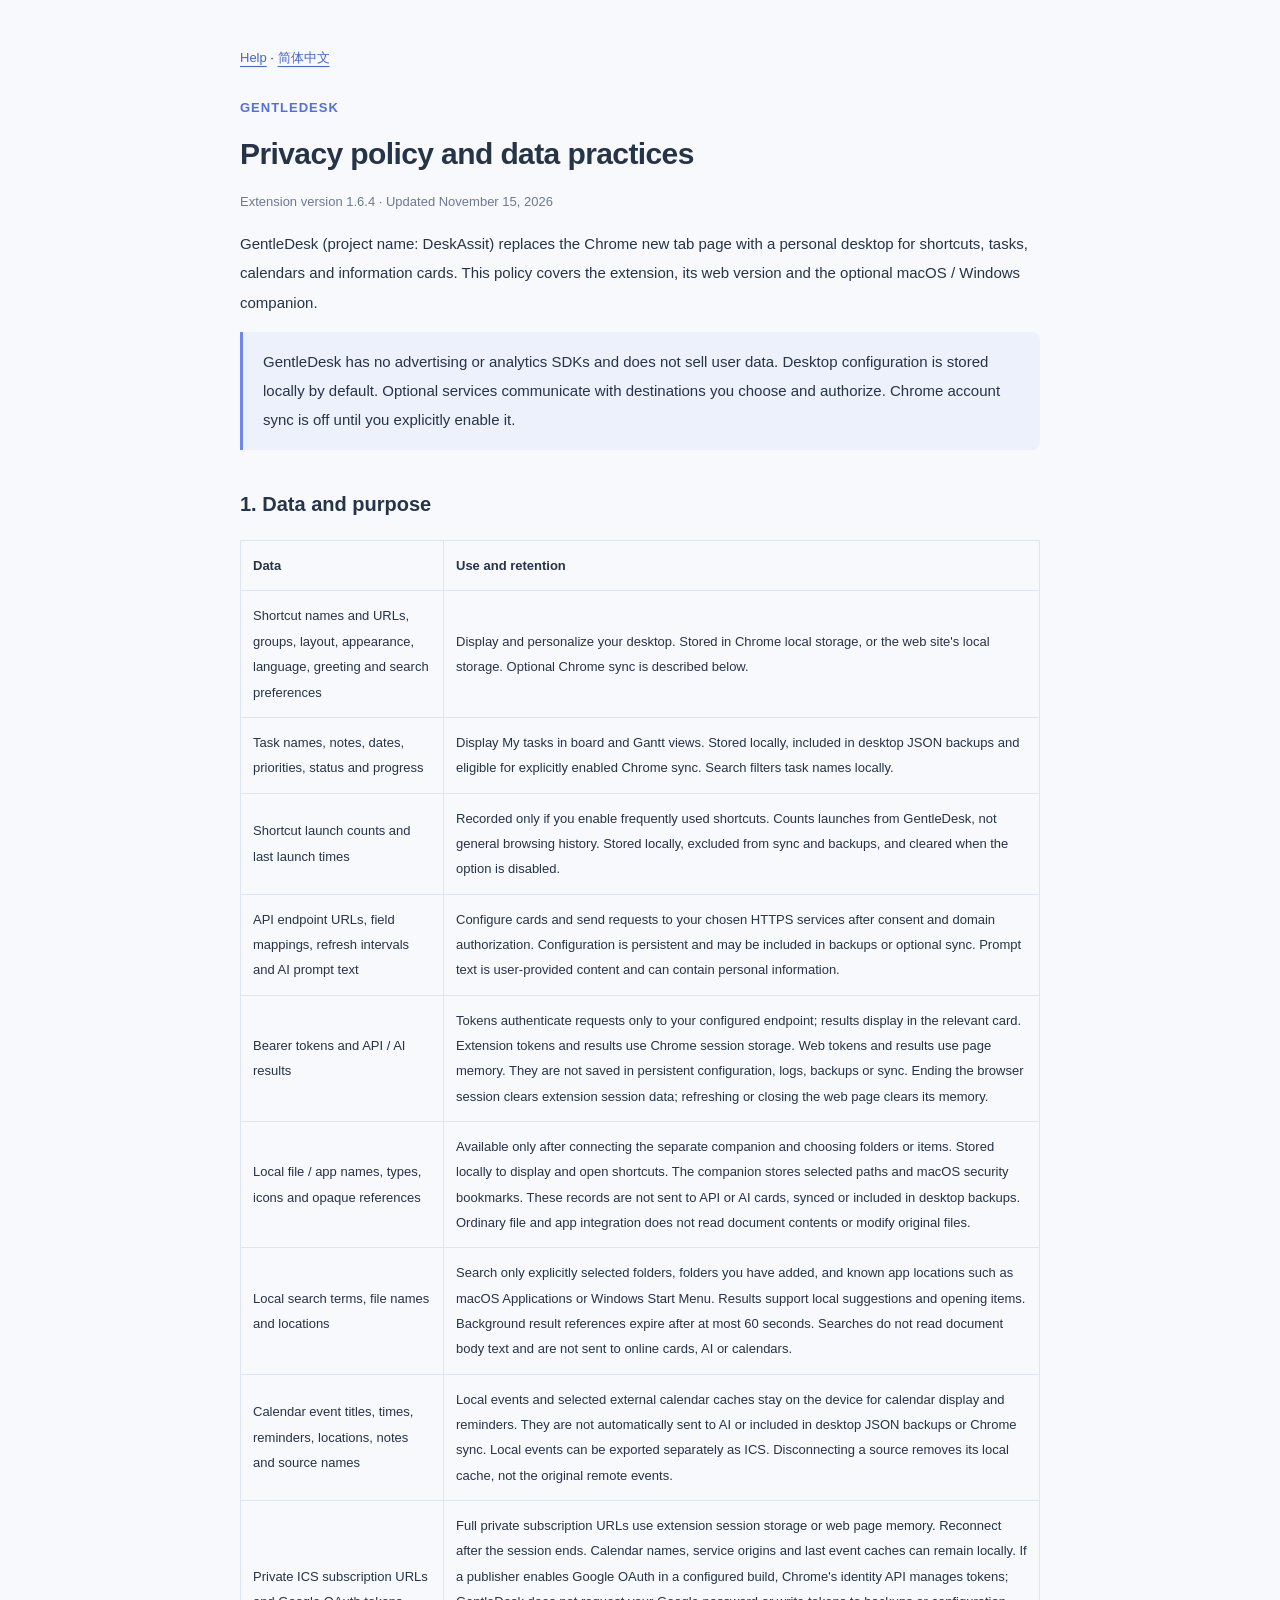
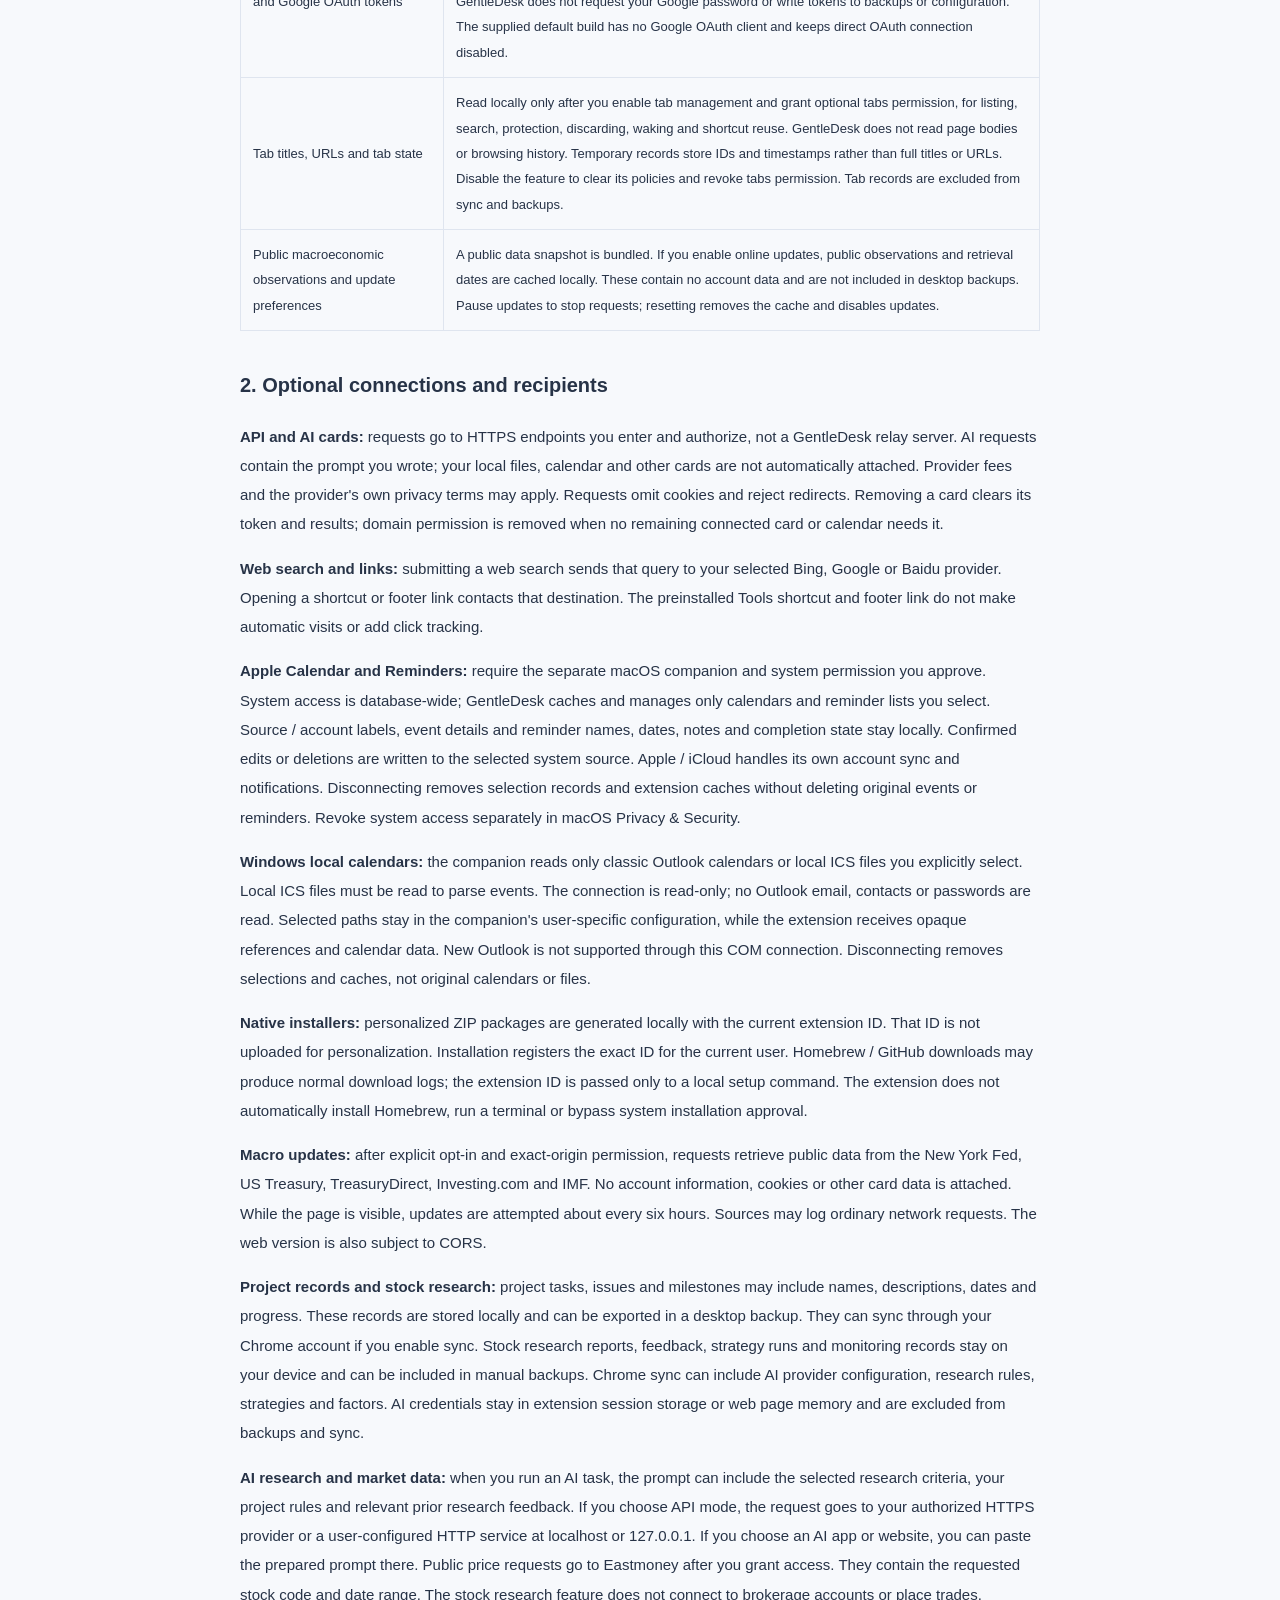
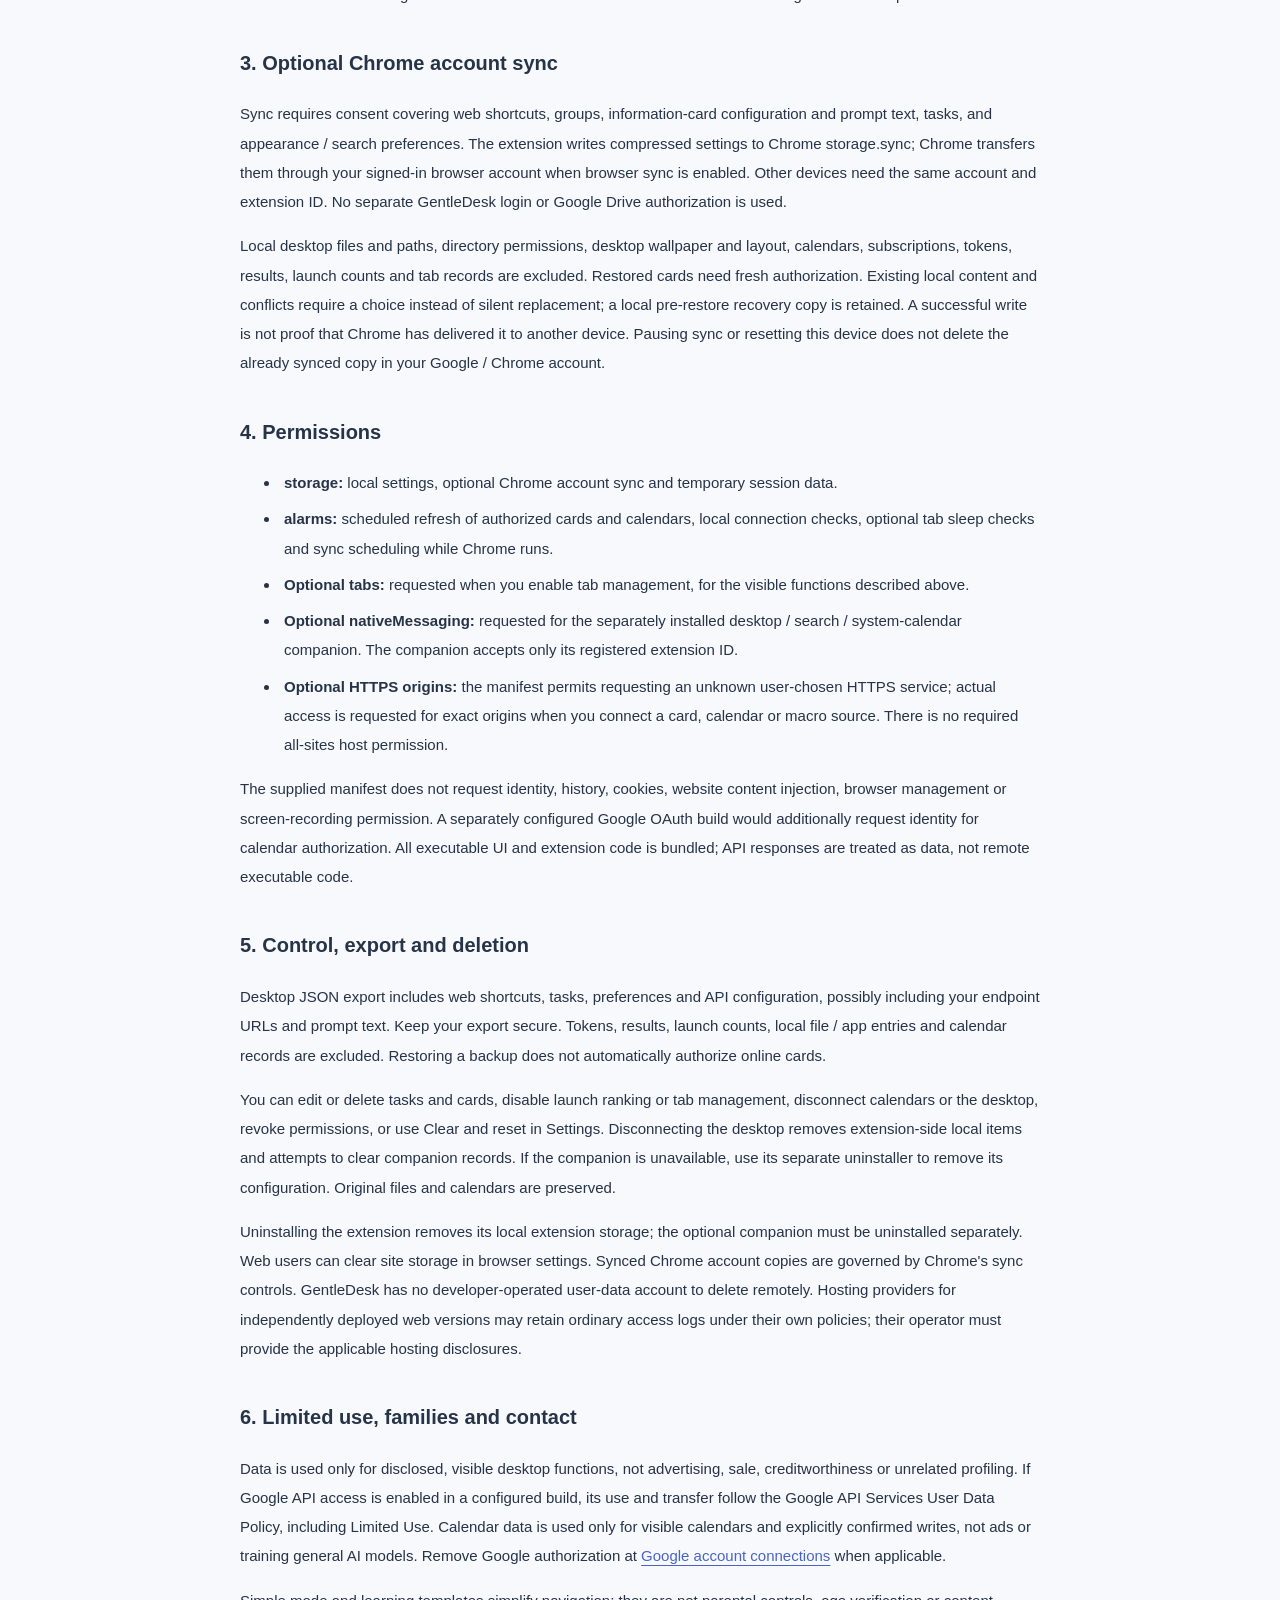
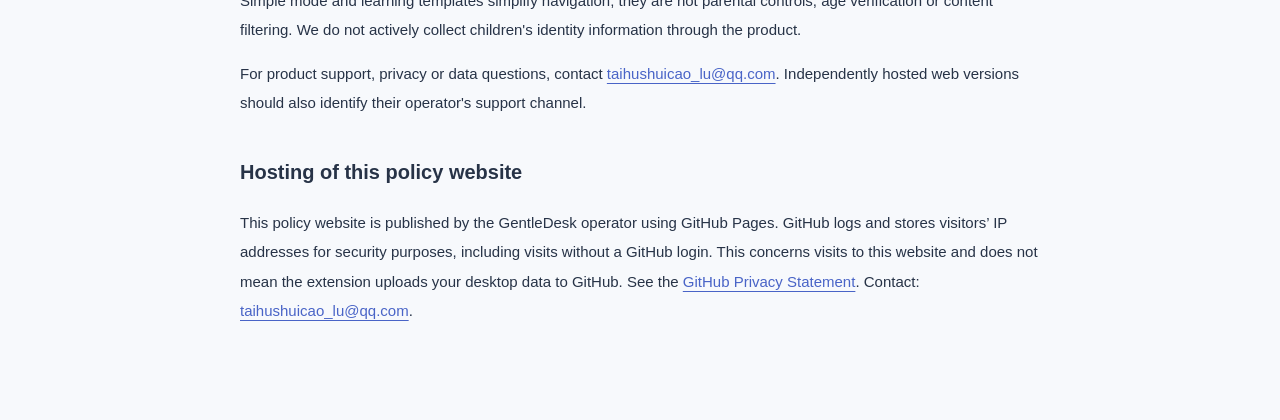
<file: index.html>
<!doctype html><html lang="en"><head><meta charset="utf-8"><meta name="viewport" content="width=device-width,initial-scale=1"><meta http-equiv="refresh" content="0;url=privacy.en.html"><title>GentleDesk Privacy</title></head><body><a href="privacy.en.html">Privacy policy</a> · <a href="privacy.html">隐私政策</a></body></html>
</file>
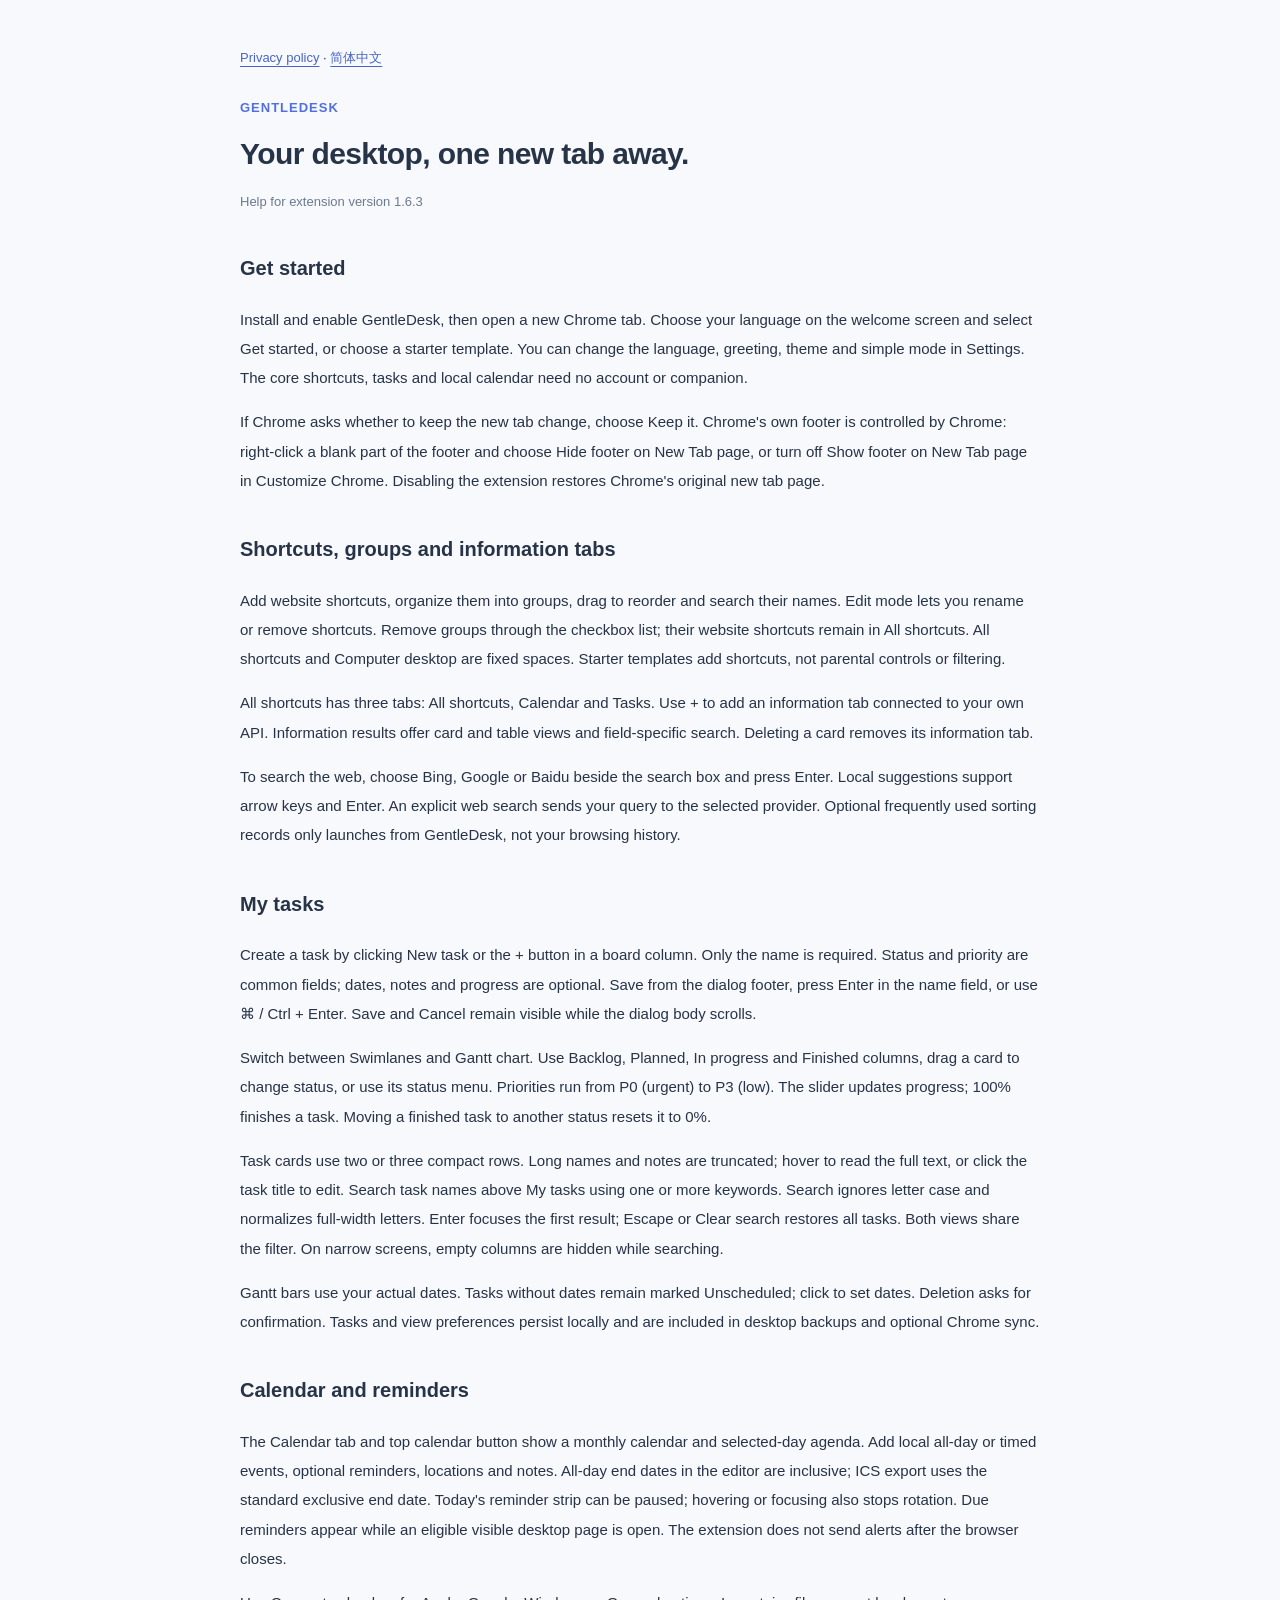
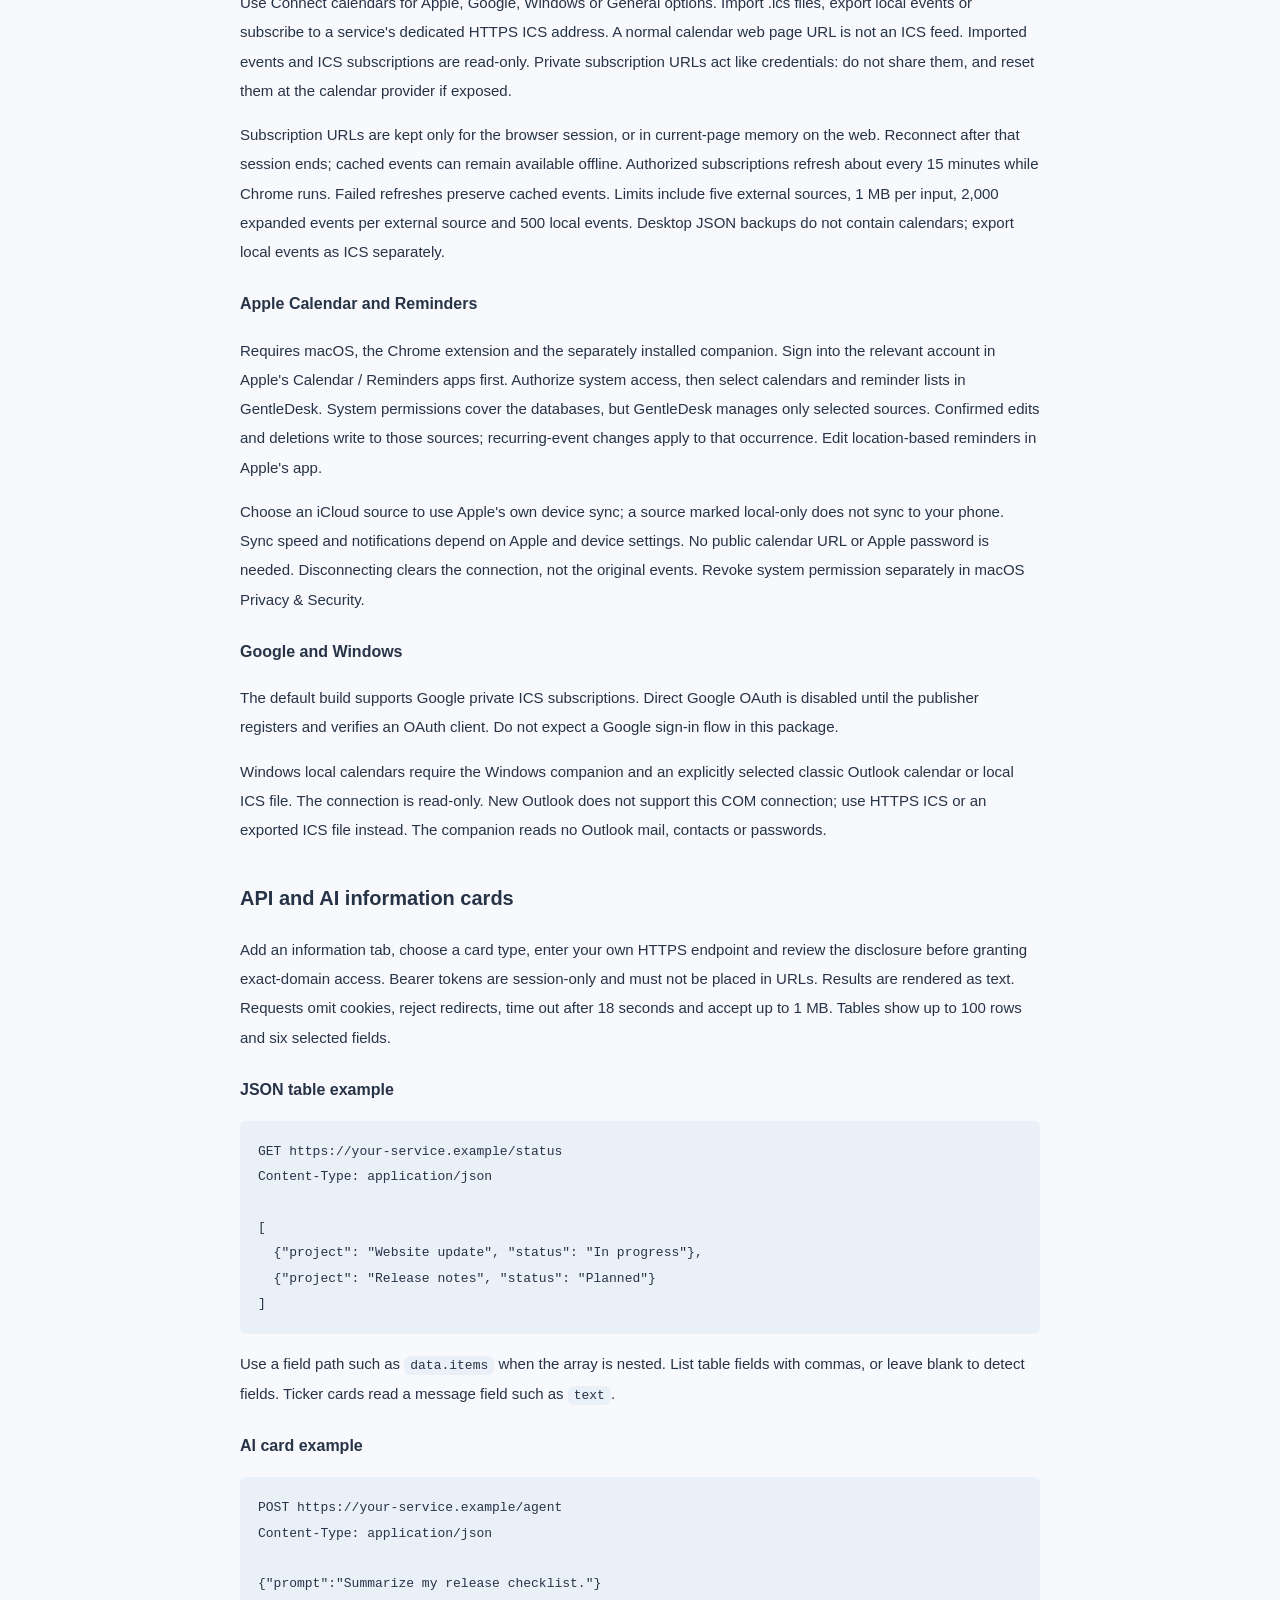
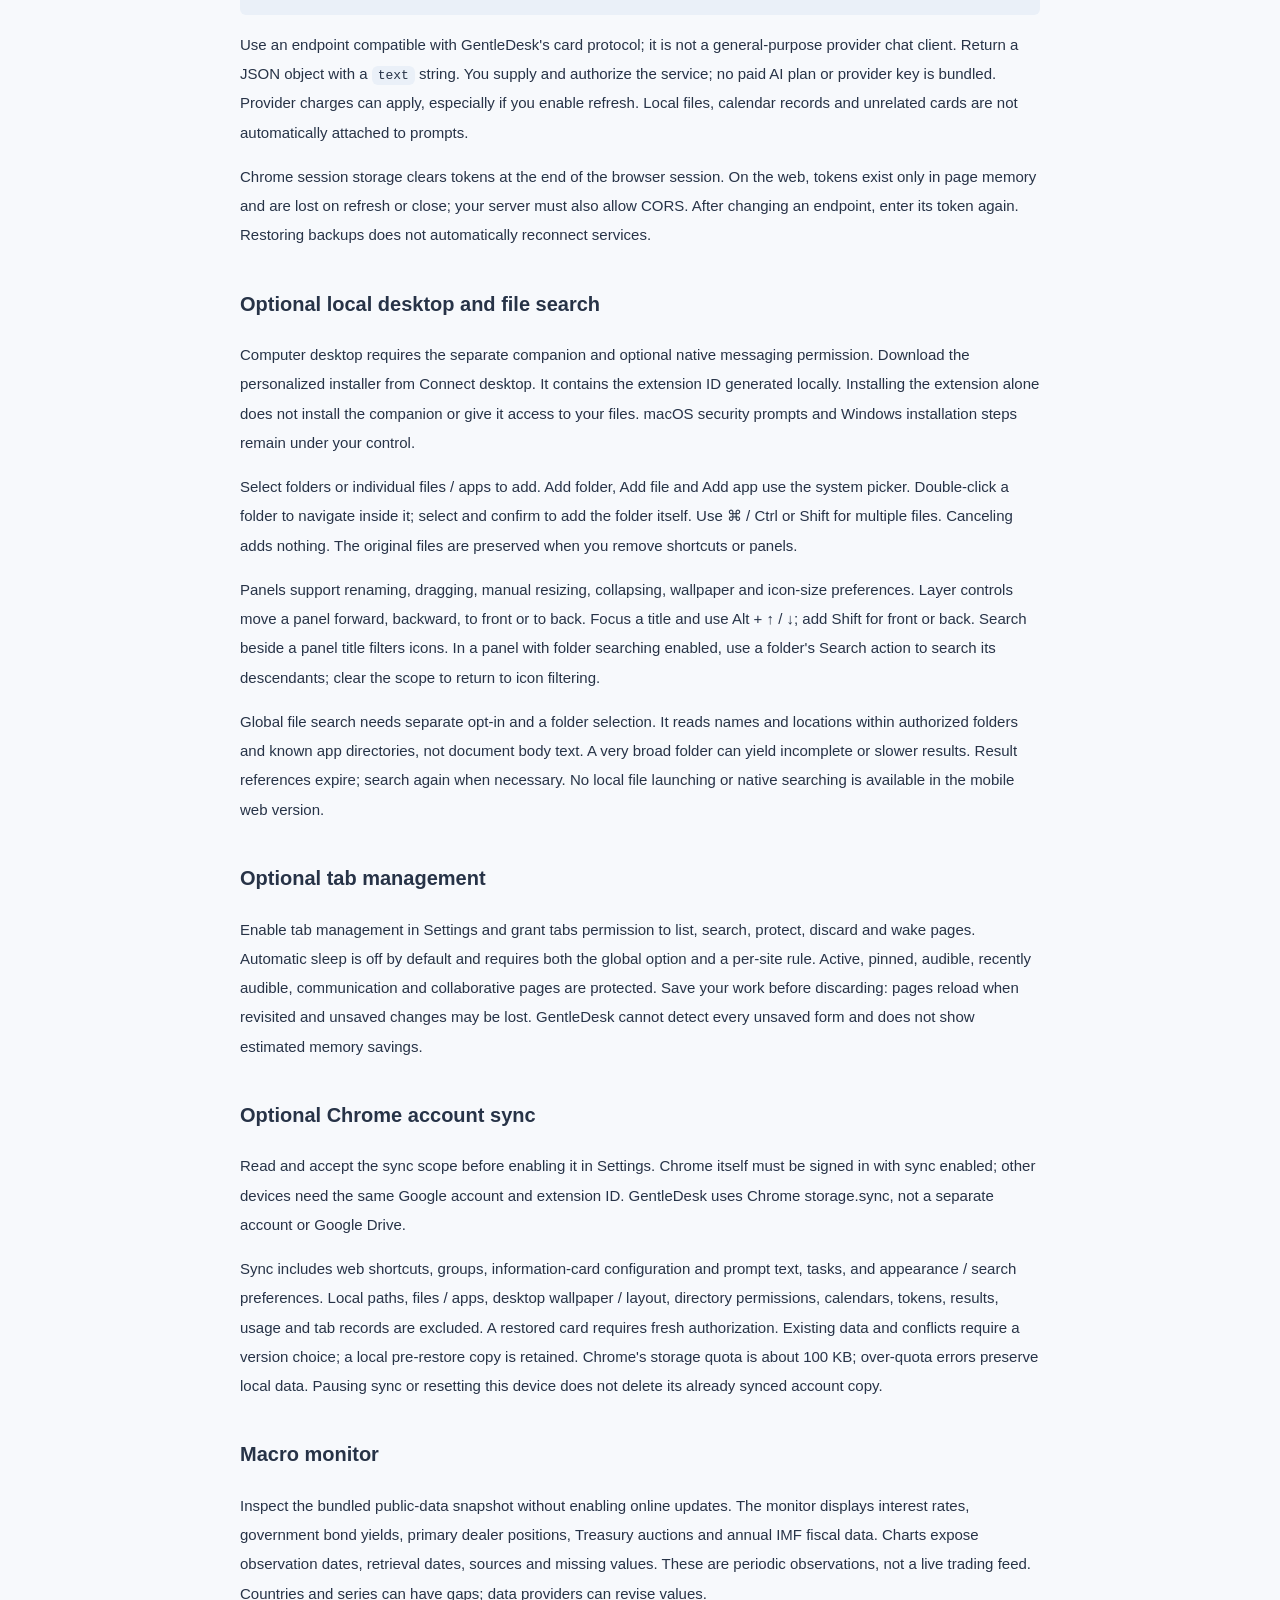
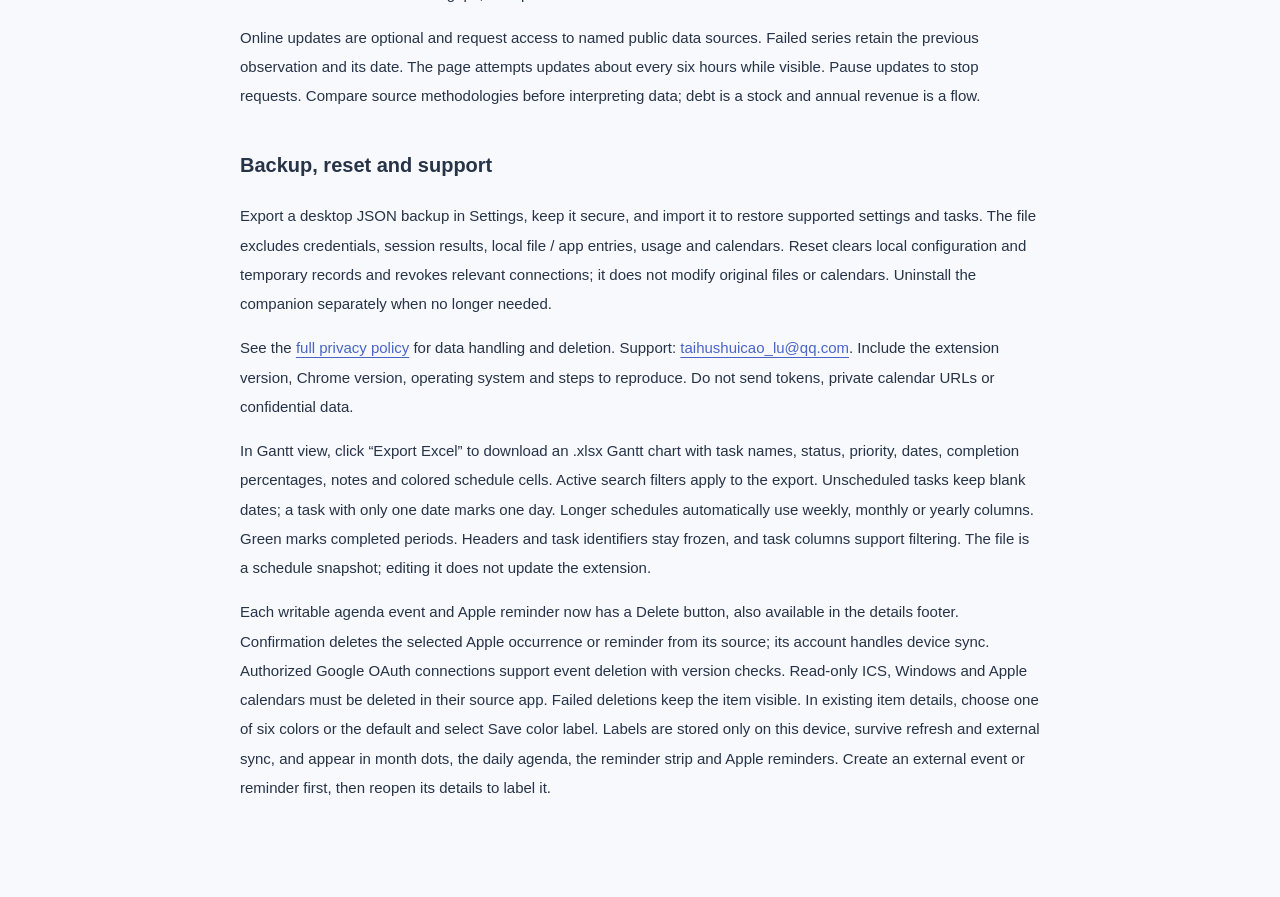
<file: help.en.html>
<!doctype html>
<html lang="en"><head><meta charset="utf-8"><meta name="viewport" content="width=device-width, initial-scale=1"><title>Help · GentleDesk</title><link rel="stylesheet" href="legal.css"></head><body>
<nav><a href="privacy.en.html">Privacy policy</a> · <a href="help.html" lang="zh-CN">简体中文</a></nav>
<div class="brand">GENTLEDESK</div><h1>Your desktop, one new tab away.</h1><p class="subtitle">Help for extension version 1.6.3</p>
<h2 id="getting-started">Get started</h2><p>Install and enable GentleDesk, then open a new Chrome tab. Choose your language on the welcome screen and select Get started, or choose a starter template. You can change the language, greeting, theme and simple mode in Settings. The core shortcuts, tasks and local calendar need no account or companion.</p><p>If Chrome asks whether to keep the new tab change, choose Keep it. Chrome's own footer is controlled by Chrome: right-click a blank part of the footer and choose Hide footer on New Tab page, or turn off Show footer on New Tab page in Customize Chrome. Disabling the extension restores Chrome's original new tab page.</p>
<h2 id="shortcuts">Shortcuts, groups and information tabs</h2><p>Add website shortcuts, organize them into groups, drag to reorder and search their names. Edit mode lets you rename or remove shortcuts. Remove groups through the checkbox list; their website shortcuts remain in All shortcuts. All shortcuts and Computer desktop are fixed spaces. Starter templates add shortcuts, not parental controls or filtering.</p><p>All shortcuts has three tabs: All shortcuts, Calendar and Tasks. Use + to add an information tab connected to your own API. Information results offer card and table views and field-specific search. Deleting a card removes its information tab.</p><p>To search the web, choose Bing, Google or Baidu beside the search box and press Enter. Local suggestions support arrow keys and Enter. An explicit web search sends your query to the selected provider. Optional frequently used sorting records only launches from GentleDesk, not your browsing history.</p>
<h2 id="tasks">My tasks</h2><p>Create a task by clicking New task or the + button in a board column. Only the name is required. Status and priority are common fields; dates, notes and progress are optional. Save from the dialog footer, press Enter in the name field, or use ⌘ / Ctrl + Enter. Save and Cancel remain visible while the dialog body scrolls.</p><p>Switch between Swimlanes and Gantt chart. Use Backlog, Planned, In progress and Finished columns, drag a card to change status, or use its status menu. Priorities run from P0 (urgent) to P3 (low). The slider updates progress; 100% finishes a task. Moving a finished task to another status resets it to 0%.</p><p>Task cards use two or three compact rows. Long names and notes are truncated; hover to read the full text, or click the task title to edit. Search task names above My tasks using one or more keywords. Search ignores letter case and normalizes full-width letters. Enter focuses the first result; Escape or Clear search restores all tasks. Both views share the filter. On narrow screens, empty columns are hidden while searching.</p><p>Gantt bars use your actual dates. Tasks without dates remain marked Unscheduled; click to set dates. Deletion asks for confirmation. Tasks and view preferences persist locally and are included in desktop backups and optional Chrome sync.</p>
<h2 id="calendar">Calendar and reminders</h2><p>The Calendar tab and top calendar button show a monthly calendar and selected-day agenda. Add local all-day or timed events, optional reminders, locations and notes. All-day end dates in the editor are inclusive; ICS export uses the standard exclusive end date. Today's reminder strip can be paused; hovering or focusing also stops rotation. Due reminders appear while an eligible visible desktop page is open. The extension does not send alerts after the browser closes.</p><p>Use Connect calendars for Apple, Google, Windows or General options. Import .ics files, export local events or subscribe to a service's dedicated HTTPS ICS address. A normal calendar web page URL is not an ICS feed. Imported events and ICS subscriptions are read-only. Private subscription URLs act like credentials: do not share them, and reset them at the calendar provider if exposed.</p><p>Subscription URLs are kept only for the browser session, or in current-page memory on the web. Reconnect after that session ends; cached events can remain available offline. Authorized subscriptions refresh about every 15 minutes while Chrome runs. Failed refreshes preserve cached events. Limits include five external sources, 1 MB per input, 2,000 expanded events per external source and 500 local events. Desktop JSON backups do not contain calendars; export local events as ICS separately.</p><h3>Apple Calendar and Reminders</h3><p>Requires macOS, the Chrome extension and the separately installed companion. Sign into the relevant account in Apple's Calendar / Reminders apps first. Authorize system access, then select calendars and reminder lists in GentleDesk. System permissions cover the databases, but GentleDesk manages only selected sources. Confirmed edits and deletions write to those sources; recurring-event changes apply to that occurrence. Edit location-based reminders in Apple's app.</p><p>Choose an iCloud source to use Apple's own device sync; a source marked local-only does not sync to your phone. Sync speed and notifications depend on Apple and device settings. No public calendar URL or Apple password is needed. Disconnecting clears the connection, not the original events. Revoke system permission separately in macOS Privacy &amp; Security.</p><h3>Google and Windows</h3><p>The default build supports Google private ICS subscriptions. Direct Google OAuth is disabled until the publisher registers and verifies an OAuth client. Do not expect a Google sign-in flow in this package.</p><p>Windows local calendars require the Windows companion and an explicitly selected classic Outlook calendar or local ICS file. The connection is read-only. New Outlook does not support this COM connection; use HTTPS ICS or an exported ICS file instead. The companion reads no Outlook mail, contacts or passwords.</p>
<h2 id="api">API and AI information cards</h2><p>Add an information tab, choose a card type, enter your own HTTPS endpoint and review the disclosure before granting exact-domain access. Bearer tokens are session-only and must not be placed in URLs. Results are rendered as text. Requests omit cookies, reject redirects, time out after 18 seconds and accept up to 1 MB. Tables show up to 100 rows and six selected fields.</p><h3>JSON table example</h3><pre>GET https://your-service.example/status
Content-Type: application/json

[
  {"project": "Website update", "status": "In progress"},
  {"project": "Release notes", "status": "Planned"}
]</pre><p>Use a field path such as <code>data.items</code> when the array is nested. List table fields with commas, or leave blank to detect fields. Ticker cards read a message field such as <code>text</code>.</p><h3>AI card example</h3><pre>POST https://your-service.example/agent
Content-Type: application/json

{"prompt":"Summarize my release checklist."}</pre><p>Use an endpoint compatible with GentleDesk's card protocol; it is not a general-purpose provider chat client. Return a JSON object with a <code>text</code> string. You supply and authorize the service; no paid AI plan or provider key is bundled. Provider charges can apply, especially if you enable refresh. Local files, calendar records and unrelated cards are not automatically attached to prompts.</p><p>Chrome session storage clears tokens at the end of the browser session. On the web, tokens exist only in page memory and are lost on refresh or close; your server must also allow CORS. After changing an endpoint, enter its token again. Restoring backups does not automatically reconnect services.</p>
<h2 id="desktop">Optional local desktop and file search</h2><p>Computer desktop requires the separate companion and optional native messaging permission. Download the personalized installer from Connect desktop. It contains the extension ID generated locally. Installing the extension alone does not install the companion or give it access to your files. macOS security prompts and Windows installation steps remain under your control.</p><p>Select folders or individual files / apps to add. Add folder, Add file and Add app use the system picker. Double-click a folder to navigate inside it; select and confirm to add the folder itself. Use ⌘ / Ctrl or Shift for multiple files. Canceling adds nothing. The original files are preserved when you remove shortcuts or panels.</p><p>Panels support renaming, dragging, manual resizing, collapsing, wallpaper and icon-size preferences. Layer controls move a panel forward, backward, to front or to back. Focus a title and use Alt + ↑ / ↓; add Shift for front or back. Search beside a panel title filters icons. In a panel with folder searching enabled, use a folder's Search action to search its descendants; clear the scope to return to icon filtering.</p><p>Global file search needs separate opt-in and a folder selection. It reads names and locations within authorized folders and known app directories, not document body text. A very broad folder can yield incomplete or slower results. Result references expire; search again when necessary. No local file launching or native searching is available in the mobile web version.</p>
<h2 id="tabs">Optional tab management</h2><p>Enable tab management in Settings and grant tabs permission to list, search, protect, discard and wake pages. Automatic sleep is off by default and requires both the global option and a per-site rule. Active, pinned, audible, recently audible, communication and collaborative pages are protected. Save your work before discarding: pages reload when revisited and unsaved changes may be lost. GentleDesk cannot detect every unsaved form and does not show estimated memory savings.</p>
<h2 id="sync">Optional Chrome account sync</h2><p>Read and accept the sync scope before enabling it in Settings. Chrome itself must be signed in with sync enabled; other devices need the same Google account and extension ID. GentleDesk uses Chrome storage.sync, not a separate account or Google Drive.</p><p>Sync includes web shortcuts, groups, information-card configuration and prompt text, tasks, and appearance / search preferences. Local paths, files / apps, desktop wallpaper / layout, directory permissions, calendars, tokens, results, usage and tab records are excluded. A restored card requires fresh authorization. Existing data and conflicts require a version choice; a local pre-restore copy is retained. Chrome's storage quota is about 100 KB; over-quota errors preserve local data. Pausing sync or resetting this device does not delete its already synced account copy.</p>
<h2 id="macro">Macro monitor</h2><p>Inspect the bundled public-data snapshot without enabling online updates. The monitor displays interest rates, government bond yields, primary dealer positions, Treasury auctions and annual IMF fiscal data. Charts expose observation dates, retrieval dates, sources and missing values. These are periodic observations, not a live trading feed. Countries and series can have gaps; data providers can revise values.</p><p>Online updates are optional and request access to named public data sources. Failed series retain the previous observation and its date. The page attempts updates about every six hours while visible. Pause updates to stop requests. Compare source methodologies before interpreting data; debt is a stock and annual revenue is a flow.</p>
<h2 id="data">Backup, reset and support</h2><p>Export a desktop JSON backup in Settings, keep it secure, and import it to restore supported settings and tasks. The file excludes credentials, session results, local file / app entries, usage and calendars. Reset clears local configuration and temporary records and revokes relevant connections; it does not modify original files or calendars. Uninstall the companion separately when no longer needed.</p><p>See the <a href="privacy.en.html">full privacy policy</a> for data handling and deletion. Support: <a href="mailto:taihushuicao_lu@qq.com">taihushuicao_lu@qq.com</a>. Include the extension version, Chrome version, operating system and steps to reproduce. Do not send tokens, private calendar URLs or confidential data.</p>
<p>In Gantt view, click “Export Excel” to download an .xlsx Gantt chart with task names, status, priority, dates, completion percentages, notes and colored schedule cells. Active search filters apply to the export. Unscheduled tasks keep blank dates; a task with only one date marks one day. Longer schedules automatically use weekly, monthly or yearly columns. Green marks completed periods. Headers and task identifiers stay frozen, and task columns support filtering. The file is a schedule snapshot; editing it does not update the extension.</p><p>Each writable agenda event and Apple reminder now has a Delete button, also available in the details footer. Confirmation deletes the selected Apple occurrence or reminder from its source; its account handles device sync. Authorized Google OAuth connections support event deletion with version checks. Read-only ICS, Windows and Apple calendars must be deleted in their source app. Failed deletions keep the item visible. In existing item details, choose one of six colors or the default and select Save color label. Labels are stored only on this device, survive refresh and external sync, and appear in month dots, the daily agenda, the reminder strip and Apple reminders. Create an external event or reminder first, then reopen its details to label it.</p></body></html>
</file>
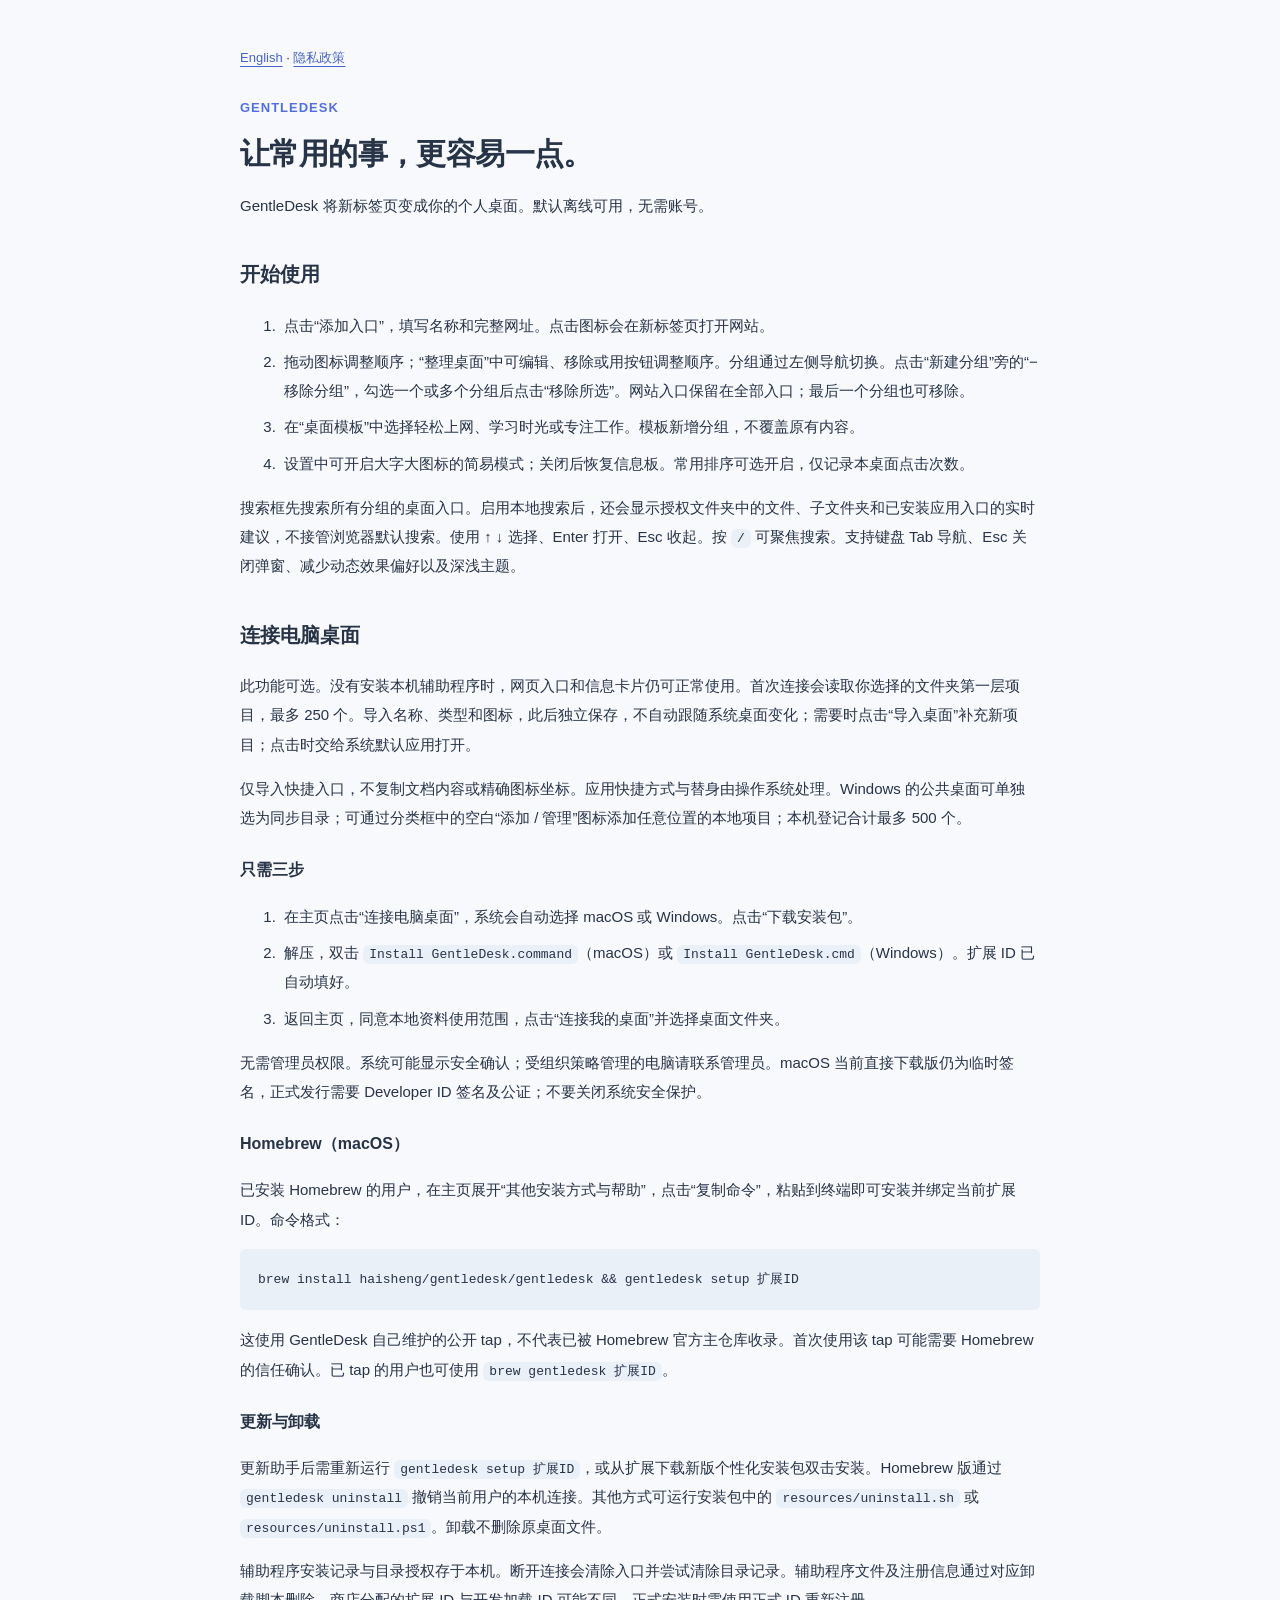
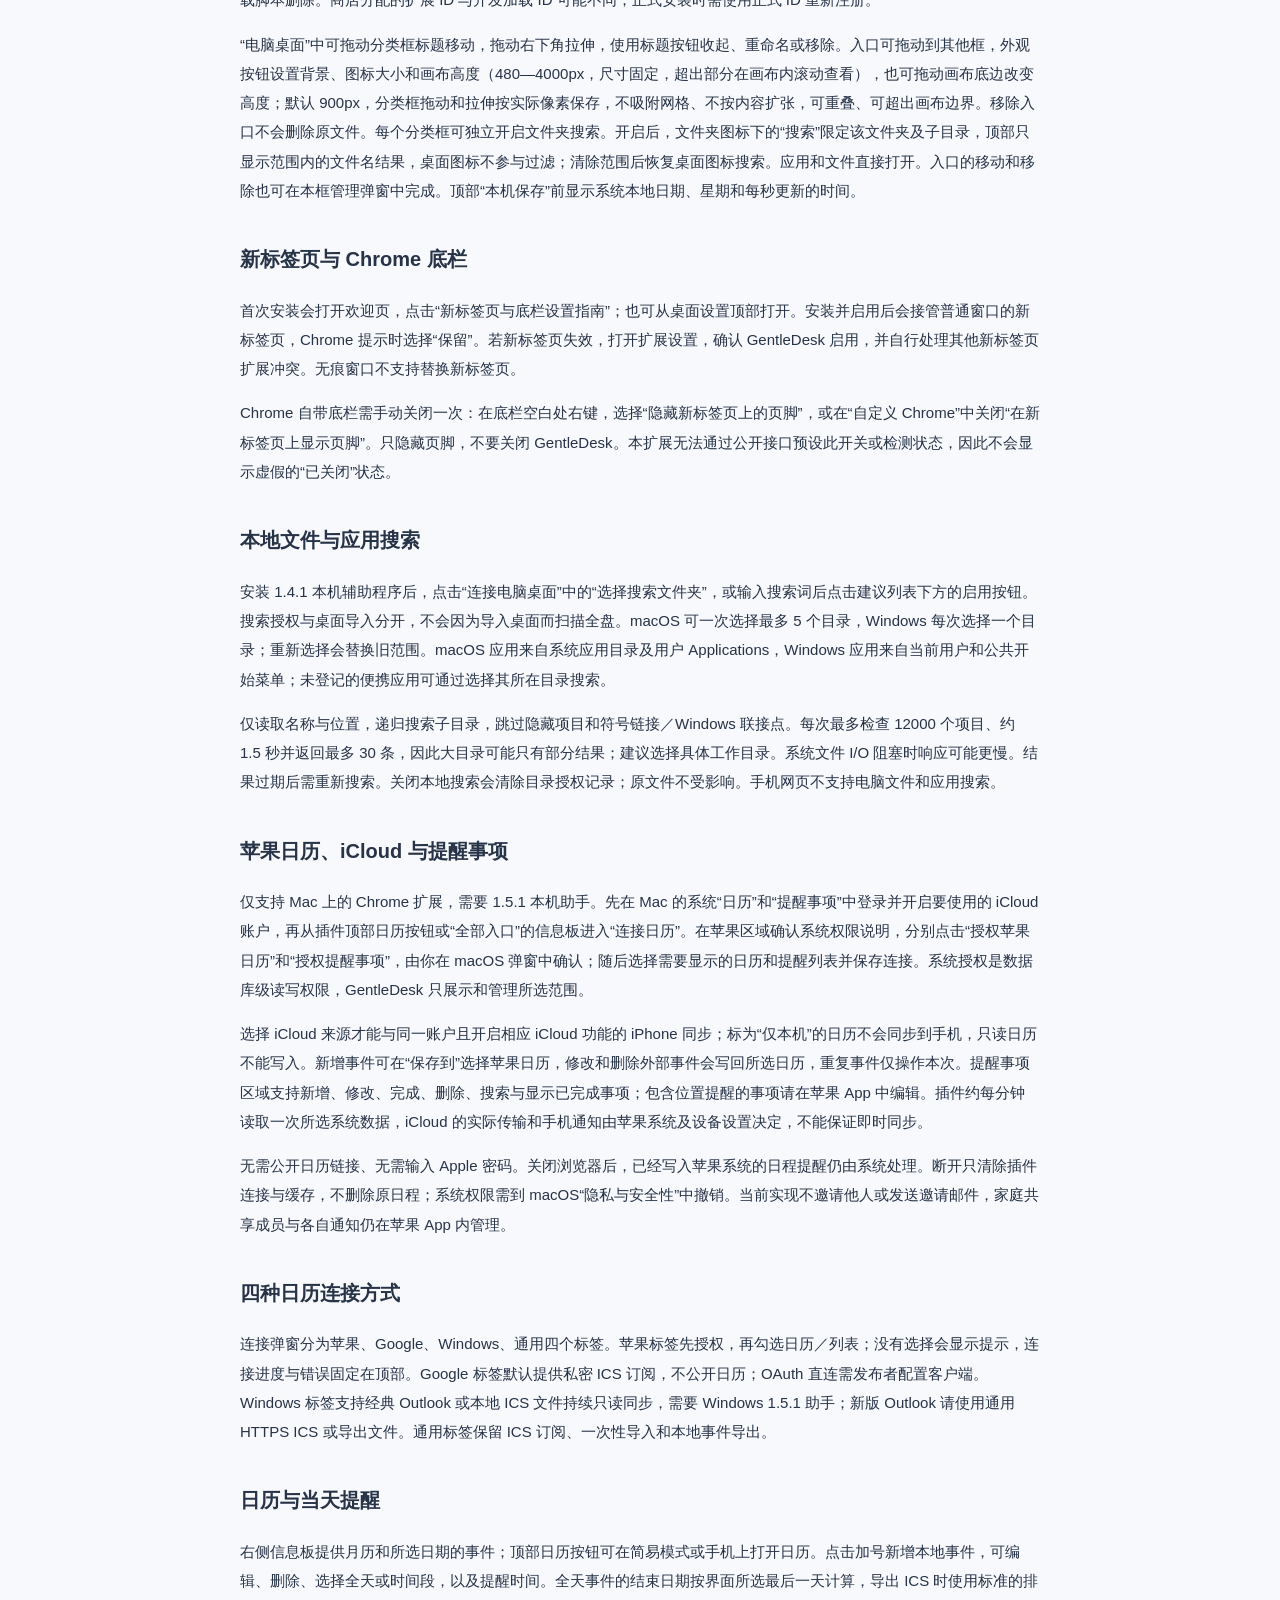
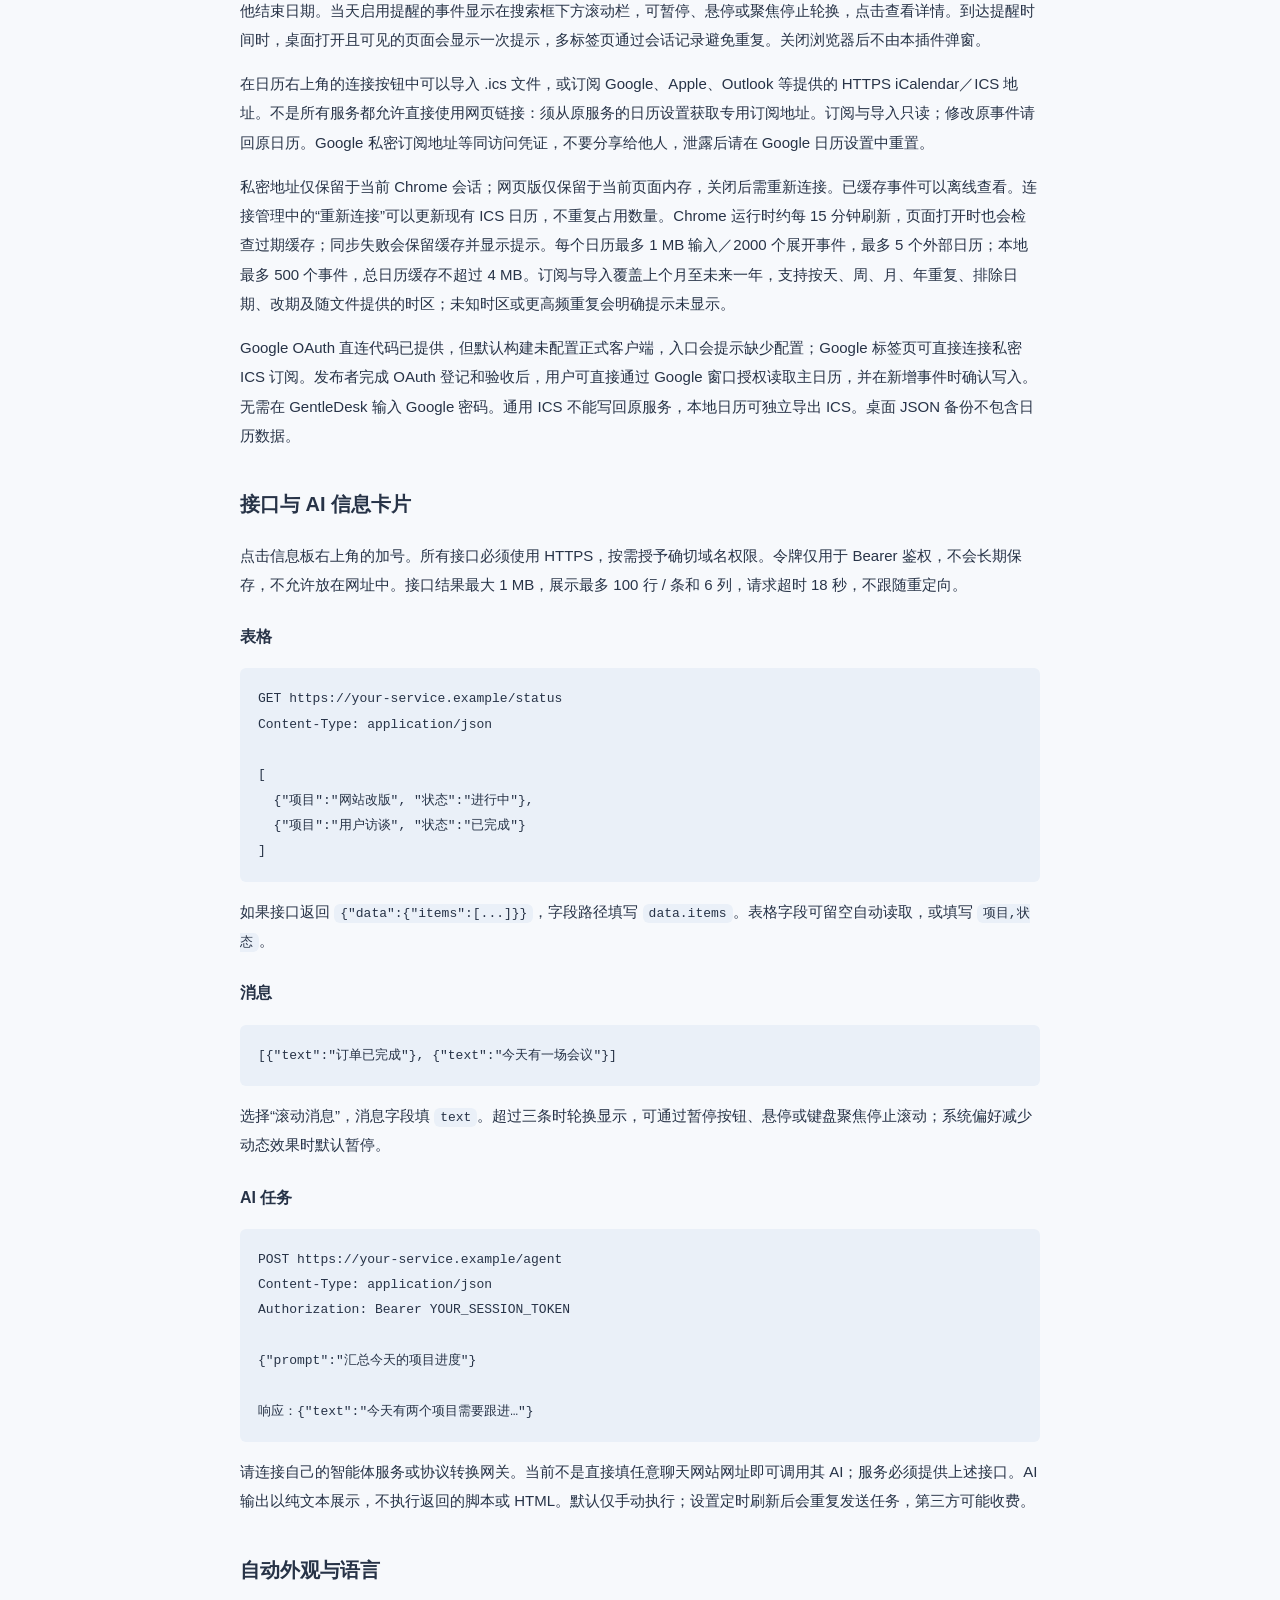
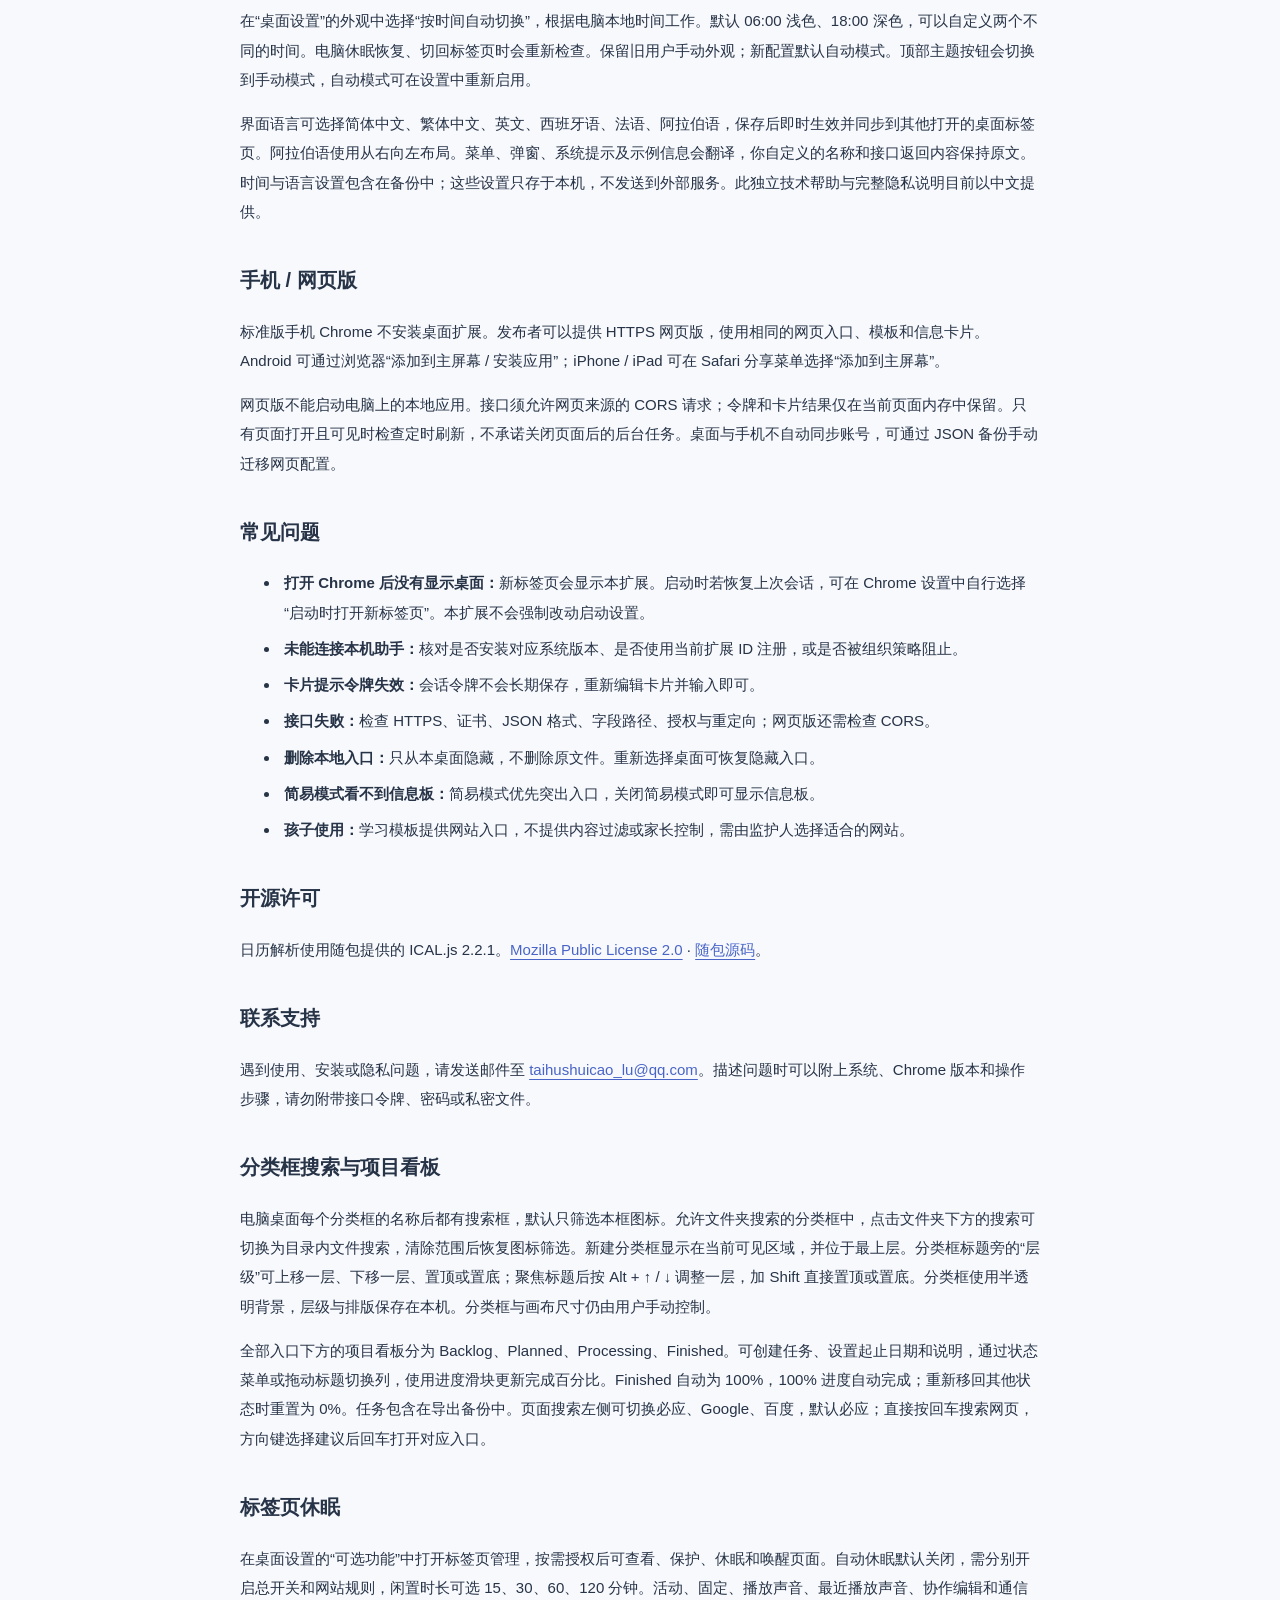
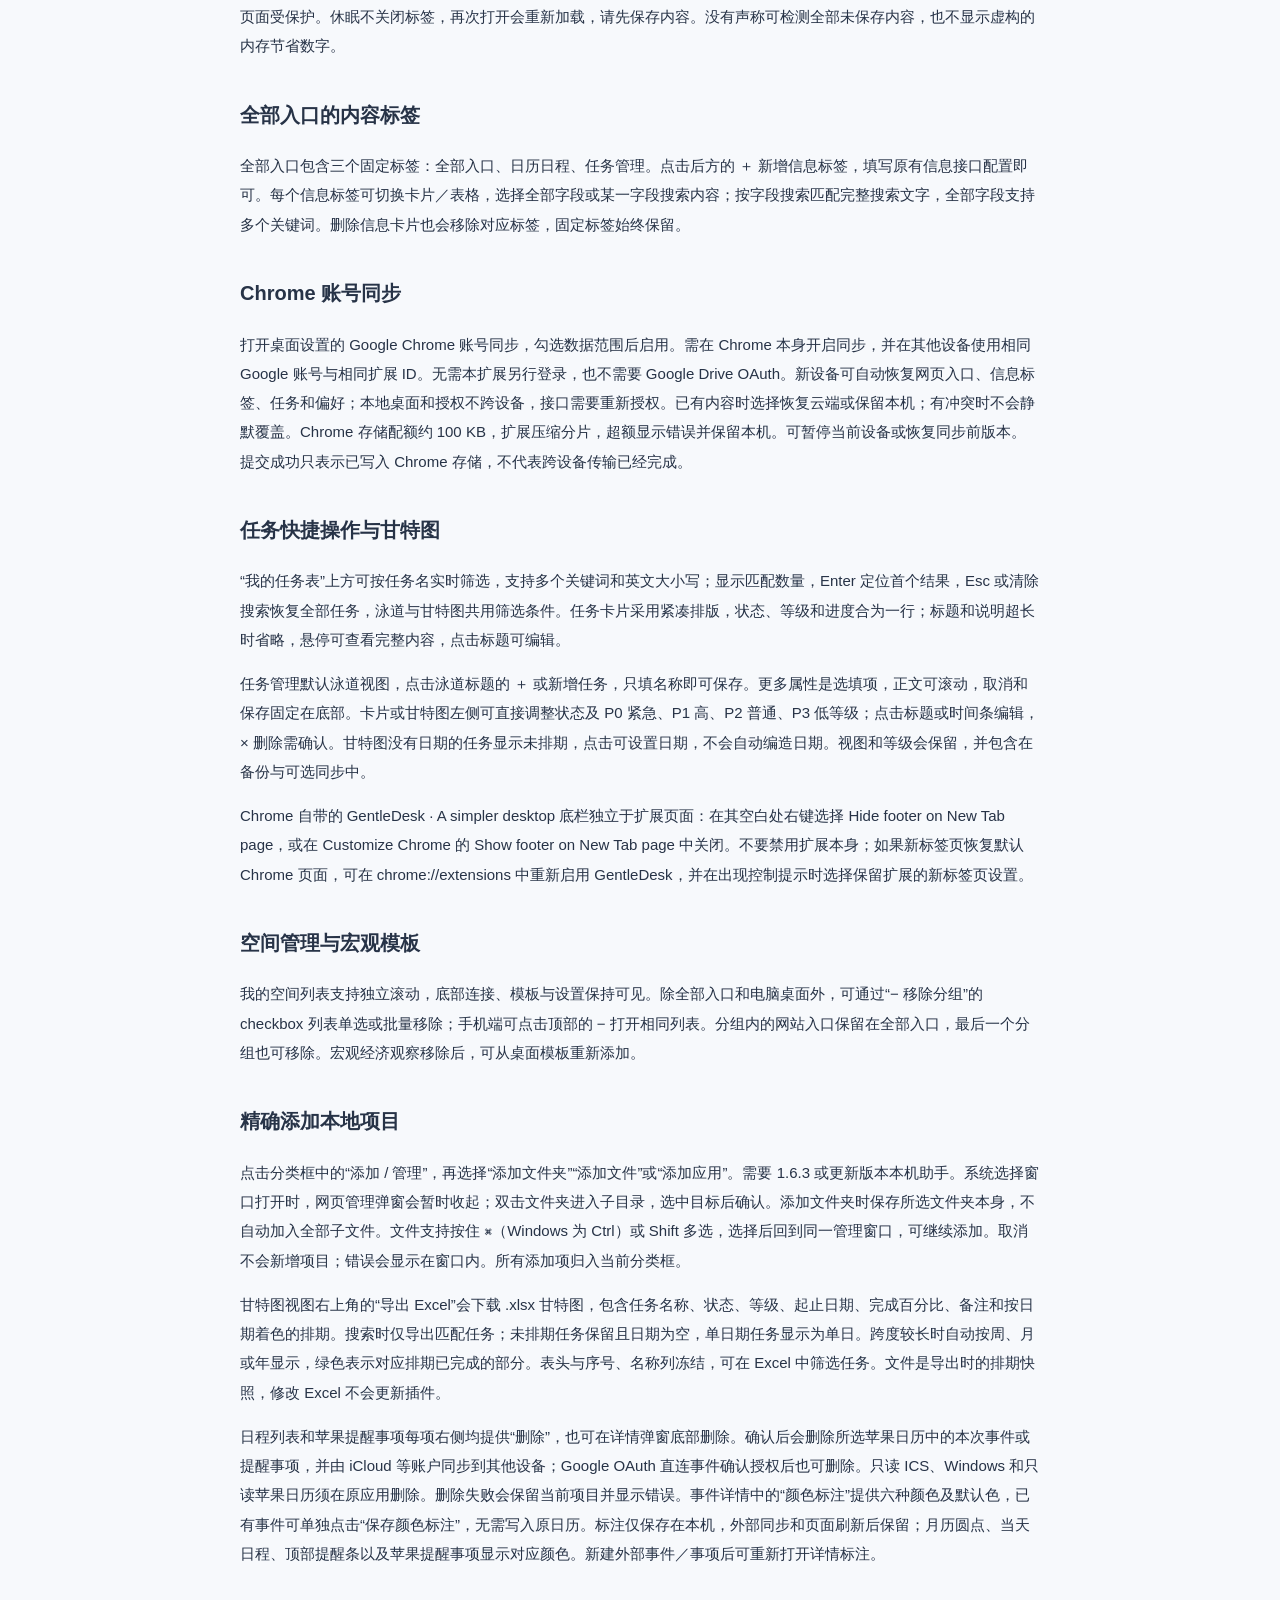
<file: help.html>
<!doctype html><html lang="zh-CN"><head><meta charset="utf-8"><meta name="viewport" content="width=device-width, initial-scale=1"><title>使用帮助 · GentleDesk</title><link rel="stylesheet" href="legal.css"></head><body>
<nav><a href="help.en.html" lang="en">English</a> · <a href="privacy.html">隐私政策</a></nav><div class="brand">GENTLEDESK</div><h1>让常用的事，更容易一点。</h1><p>GentleDesk 将新标签页变成你的个人桌面。默认离线可用，无需账号。</p>
<h2>开始使用</h2><ol><li>点击“添加入口”，填写名称和完整网址。点击图标会在新标签页打开网站。</li><li>拖动图标调整顺序；“整理桌面”中可编辑、移除或用按钮调整顺序。分组通过左侧导航切换。点击“新建分组”旁的“− 移除分组”，勾选一个或多个分组后点击“移除所选”。网站入口保留在全部入口；最后一个分组也可移除。</li><li>在“桌面模板”中选择轻松上网、学习时光或专注工作。模板新增分组，不覆盖原有内容。</li><li>设置中可开启大字大图标的简易模式；关闭后恢复信息板。常用排序可选开启，仅记录本桌面点击次数。</li></ol><p>搜索框先搜索所有分组的桌面入口。启用本地搜索后，还会显示授权文件夹中的文件、子文件夹和已安装应用入口的实时建议，不接管浏览器默认搜索。使用 ↑ ↓ 选择、Enter 打开、Esc 收起。按 <code>/</code> 可聚焦搜索。支持键盘 Tab 导航、Esc 关闭弹窗、减少动态效果偏好以及深浅主题。</p>
<h2 id="companion">连接电脑桌面</h2><p>此功能可选。没有安装本机辅助程序时，网页入口和信息卡片仍可正常使用。首次连接会读取你选择的文件夹第一层项目，最多 250 个。导入名称、类型和图标，此后独立保存，不自动跟随系统桌面变化；需要时点击“导入桌面”补充新项目；点击时交给系统默认应用打开。</p><p>仅导入快捷入口，不复制文档内容或精确图标坐标。应用快捷方式与替身由操作系统处理。Windows 的公共桌面可单独选为同步目录；可通过分类框中的空白“添加 / 管理”图标添加任意位置的本地项目；本机登记合计最多 500 个。</p>
<h3>只需三步</h3><ol><li>在主页点击“连接电脑桌面”，系统会自动选择 macOS 或 Windows。点击“下载安装包”。</li><li>解压，双击 <code>Install GentleDesk.command</code>（macOS）或 <code>Install GentleDesk.cmd</code>（Windows）。扩展 ID 已自动填好。</li><li>返回主页，同意本地资料使用范围，点击“连接我的桌面”并选择桌面文件夹。</li></ol><p>无需管理员权限。系统可能显示安全确认；受组织策略管理的电脑请联系管理员。macOS 当前直接下载版仍为临时签名，正式发行需要 Developer ID 签名及公证；不要关闭系统安全保护。</p><h3>Homebrew（macOS）</h3><p>已安装 Homebrew 的用户，在主页展开“其他安装方式与帮助”，点击“复制命令”，粘贴到终端即可安装并绑定当前扩展 ID。命令格式：</p><pre>brew install haisheng/gentledesk/gentledesk &amp;&amp; gentledesk setup 扩展ID</pre><p>这使用 GentleDesk 自己维护的公开 tap，不代表已被 Homebrew 官方主仓库收录。首次使用该 tap 可能需要 Homebrew 的信任确认。已 tap 的用户也可使用 <code>brew gentledesk 扩展ID</code>。</p><h3>更新与卸载</h3><p>更新助手后需重新运行 <code>gentledesk setup 扩展ID</code>，或从扩展下载新版个性化安装包双击安装。Homebrew 版通过 <code>gentledesk uninstall</code> 撤销当前用户的本机连接。其他方式可运行安装包中的 <code>resources/uninstall.sh</code> 或 <code>resources/uninstall.ps1</code>。卸载不删除原桌面文件。</p><p>辅助程序安装记录与目录授权存于本机。断开连接会清除入口并尝试清除目录记录。辅助程序文件及注册信息通过对应卸载脚本删除。商店分配的扩展 ID 与开发加载 ID 可能不同，正式安装时需使用正式 ID 重新注册。</p>
<p>“电脑桌面”中可拖动分类框标题移动，拖动右下角拉伸，使用标题按钮收起、重命名或移除。入口可拖动到其他框，外观按钮设置背景、图标大小和画布高度（480—4000px，尺寸固定，超出部分在画布内滚动查看），也可拖动画布底边改变高度；默认 900px，分类框拖动和拉伸按实际像素保存，不吸附网格、不按内容扩张，可重叠、可超出画布边界。移除入口不会删除原文件。每个分类框可独立开启文件夹搜索。开启后，文件夹图标下的“搜索”限定该文件夹及子目录，顶部只显示范围内的文件名结果，桌面图标不参与过滤；清除范围后恢复桌面图标搜索。应用和文件直接打开。入口的移动和移除也可在本框管理弹窗中完成。顶部“本机保存”前显示系统本地日期、星期和每秒更新的时间。</p><h2 id="browser-setup">新标签页与 Chrome 底栏</h2><p>首次安装会打开欢迎页，点击“新标签页与底栏设置指南”；也可从桌面设置顶部打开。安装并启用后会接管普通窗口的新标签页，Chrome 提示时选择“保留”。若新标签页失效，打开扩展设置，确认 GentleDesk 启用，并自行处理其他新标签页扩展冲突。无痕窗口不支持替换新标签页。</p><p>Chrome 自带底栏需手动关闭一次：在底栏空白处右键，选择“隐藏新标签页上的页脚”，或在“自定义 Chrome”中关闭“在新标签页上显示页脚”。只隐藏页脚，不要关闭 GentleDesk。本扩展无法通过公开接口预设此开关或检测状态，因此不会显示虚假的“已关闭”状态。</p><h2 id="local-search">本地文件与应用搜索</h2><p>安装 1.4.1 本机辅助程序后，点击“连接电脑桌面”中的“选择搜索文件夹”，或输入搜索词后点击建议列表下方的启用按钮。搜索授权与桌面导入分开，不会因为导入桌面而扫描全盘。macOS 可一次选择最多 5 个目录，Windows 每次选择一个目录；重新选择会替换旧范围。macOS 应用来自系统应用目录及用户 Applications，Windows 应用来自当前用户和公共开始菜单；未登记的便携应用可通过选择其所在目录搜索。</p><p>仅读取名称与位置，递归搜索子目录，跳过隐藏项目和符号链接／Windows 联接点。每次最多检查 12000 个项目、约 1.5 秒并返回最多 30 条，因此大目录可能只有部分结果；建议选择具体工作目录。系统文件 I/O 阻塞时响应可能更慢。结果过期后需重新搜索。关闭本地搜索会清除目录授权记录；原文件不受影响。手机网页不支持电脑文件和应用搜索。</p>
<h2 id="apple-calendar">苹果日历、iCloud 与提醒事项</h2><p>仅支持 Mac 上的 Chrome 扩展，需要 1.5.1 本机助手。先在 Mac 的系统“日历”和“提醒事项”中登录并开启要使用的 iCloud 账户，再从插件顶部日历按钮或“全部入口”的信息板进入“连接日历”。在苹果区域确认系统权限说明，分别点击“授权苹果日历”和“授权提醒事项”，由你在 macOS 弹窗中确认；随后选择需要显示的日历和提醒列表并保存连接。系统授权是数据库级读写权限，GentleDesk 只展示和管理所选范围。</p><p>选择 iCloud 来源才能与同一账户且开启相应 iCloud 功能的 iPhone 同步；标为“仅本机”的日历不会同步到手机，只读日历不能写入。新增事件可在“保存到”选择苹果日历，修改和删除外部事件会写回所选日历，重复事件仅操作本次。提醒事项区域支持新增、修改、完成、删除、搜索与显示已完成事项；包含位置提醒的事项请在苹果 App 中编辑。插件约每分钟读取一次所选系统数据，iCloud 的实际传输和手机通知由苹果系统及设备设置决定，不能保证即时同步。</p><p>无需公开日历链接、无需输入 Apple 密码。关闭浏览器后，已经写入苹果系统的日程提醒仍由系统处理。断开只清除插件连接与缓存，不删除原日程；系统权限需到 macOS“隐私与安全性”中撤销。当前实现不邀请他人或发送邀请邮件，家庭共享成员与各自通知仍在苹果 App 内管理。</p><h2>四种日历连接方式</h2><p>连接弹窗分为苹果、Google、Windows、通用四个标签。苹果标签先授权，再勾选日历／列表；没有选择会显示提示，连接进度与错误固定在顶部。Google 标签默认提供私密 ICS 订阅，不公开日历；OAuth 直连需发布者配置客户端。Windows 标签支持经典 Outlook 或本地 ICS 文件持续只读同步，需要 Windows 1.5.1 助手；新版 Outlook 请使用通用 HTTPS ICS 或导出文件。通用标签保留 ICS 订阅、一次性导入和本地事件导出。</p><h2 id="calendar">日历与当天提醒</h2><p>右侧信息板提供月历和所选日期的事件；顶部日历按钮可在简易模式或手机上打开日历。点击加号新增本地事件，可编辑、删除、选择全天或时间段，以及提醒时间。全天事件的结束日期按界面所选最后一天计算，导出 ICS 时使用标准的排他结束日期。当天启用提醒的事件显示在搜索框下方滚动栏，可暂停、悬停或聚焦停止轮换，点击查看详情。到达提醒时间时，桌面打开且可见的页面会显示一次提示，多标签页通过会话记录避免重复。关闭浏览器后不由本插件弹窗。</p><p>在日历右上角的连接按钮中可以导入 .ics 文件，或订阅 Google、Apple、Outlook 等提供的 HTTPS iCalendar／ICS 地址。不是所有服务都允许直接使用网页链接：须从原服务的日历设置获取专用订阅地址。订阅与导入只读；修改原事件请回原日历。Google 私密订阅地址等同访问凭证，不要分享给他人，泄露后请在 Google 日历设置中重置。</p><p>私密地址仅保留于当前 Chrome 会话；网页版仅保留于当前页面内存，关闭后需重新连接。已缓存事件可以离线查看。连接管理中的“重新连接”可以更新现有 ICS 日历，不重复占用数量。Chrome 运行时约每 15 分钟刷新，页面打开时也会检查过期缓存；同步失败会保留缓存并显示提示。每个日历最多 1 MB 输入／2000 个展开事件，最多 5 个外部日历；本地最多 500 个事件，总日历缓存不超过 4 MB。订阅与导入覆盖上个月至未来一年，支持按天、周、月、年重复、排除日期、改期及随文件提供的时区；未知时区或更高频重复会明确提示未显示。</p><p>Google OAuth 直连代码已提供，但默认构建未配置正式客户端，入口会提示缺少配置；Google 标签页可直接连接私密 ICS 订阅。发布者完成 OAuth 登记和验收后，用户可直接通过 Google 窗口授权读取主日历，并在新增事件时确认写入。无需在 GentleDesk 输入 Google 密码。通用 ICS 不能写回原服务，本地日历可独立导出 ICS。桌面 JSON 备份不包含日历数据。</p>
<h2 id="api">接口与 AI 信息卡片</h2><p>点击信息板右上角的加号。所有接口必须使用 HTTPS，按需授予确切域名权限。令牌仅用于 Bearer 鉴权，不会长期保存，不允许放在网址中。接口结果最大 1 MB，展示最多 100 行 / 条和 6 列，请求超时 18 秒，不跟随重定向。</p><h3>表格</h3><pre>GET https://your-service.example/status
Content-Type: application/json

[
  {"项目":"网站改版", "状态":"进行中"},
  {"项目":"用户访谈", "状态":"已完成"}
]</pre><p>如果接口返回 <code>{"data":{"items":[...]}}</code>，字段路径填写 <code>data.items</code>。表格字段可留空自动读取，或填写 <code>项目,状态</code>。</p>
<h3>消息</h3><pre>[{"text":"订单已完成"}, {"text":"今天有一场会议"}]</pre><p>选择“滚动消息”，消息字段填 <code>text</code>。超过三条时轮换显示，可通过暂停按钮、悬停或键盘聚焦停止滚动；系统偏好减少动态效果时默认暂停。</p>
<h3>AI 任务</h3><pre>POST https://your-service.example/agent
Content-Type: application/json
Authorization: Bearer YOUR_SESSION_TOKEN

{"prompt":"汇总今天的项目进度"}

响应：{"text":"今天有两个项目需要跟进…"}</pre><p>请连接自己的智能体服务或协议转换网关。当前不是直接填任意聊天网站网址即可调用其 AI；服务必须提供上述接口。AI 输出以纯文本展示，不执行返回的脚本或 HTML。默认仅手动执行；设置定时刷新后会重复发送任务，第三方可能收费。</p>
<h2>自动外观与语言</h2><p>在“桌面设置”的外观中选择“按时间自动切换”，根据电脑本地时间工作。默认 06:00 浅色、18:00 深色，可以自定义两个不同的时间。电脑休眠恢复、切回标签页时会重新检查。保留旧用户手动外观；新配置默认自动模式。顶部主题按钮会切换到手动模式，自动模式可在设置中重新启用。</p><p>界面语言可选择简体中文、繁体中文、英文、西班牙语、法语、阿拉伯语，保存后即时生效并同步到其他打开的桌面标签页。阿拉伯语使用从右向左布局。菜单、弹窗、系统提示及示例信息会翻译，你自定义的名称和接口返回内容保持原文。时间与语言设置包含在备份中；这些设置只存于本机，不发送到外部服务。此独立技术帮助与完整隐私说明目前以中文提供。</p><h2>手机 / 网页版</h2><p>标准版手机 Chrome 不安装桌面扩展。发布者可以提供 HTTPS 网页版，使用相同的网页入口、模板和信息卡片。Android 可通过浏览器“添加到主屏幕 / 安装应用”；iPhone / iPad 可在 Safari 分享菜单选择“添加到主屏幕”。</p><p>网页版不能启动电脑上的本地应用。接口须允许网页来源的 CORS 请求；令牌和卡片结果仅在当前页面内存中保留。只有页面打开且可见时检查定时刷新，不承诺关闭页面后的后台任务。桌面与手机不自动同步账号，可通过 JSON 备份手动迁移网页配置。</p>
<h2>常见问题</h2><ul><li><strong>打开 Chrome 后没有显示桌面：</strong>新标签页会显示本扩展。启动时若恢复上次会话，可在 Chrome 设置中自行选择“启动时打开新标签页”。本扩展不会强制改动启动设置。</li><li><strong>未能连接本机助手：</strong>核对是否安装对应系统版本、是否使用当前扩展 ID 注册，或是否被组织策略阻止。</li><li><strong>卡片提示令牌失效：</strong>会话令牌不会长期保存，重新编辑卡片并输入即可。</li><li><strong>接口失败：</strong>检查 HTTPS、证书、JSON 格式、字段路径、授权与重定向；网页版还需检查 CORS。</li><li><strong>删除本地入口：</strong>只从本桌面隐藏，不删除原文件。重新选择桌面可恢复隐藏入口。</li><li><strong>简易模式看不到信息板：</strong>简易模式优先突出入口，关闭简易模式即可显示信息板。</li><li><strong>孩子使用：</strong>学习模板提供网站入口，不提供内容过滤或家长控制，需由监护人选择适合的网站。</li></ul>
<h2>开源许可</h2><p>日历解析使用随包提供的 ICAL.js 2.2.1。<a href="vendor/ICAL-LICENSE.txt">Mozilla Public License 2.0</a> · <a href="vendor/ical.js">随包源码</a>。</p><h2>联系支持</h2><p>遇到使用、安装或隐私问题，请发送邮件至 <a href="mailto:taihushuicao_lu@qq.com">taihushuicao_lu@qq.com</a>。描述问题时可以附上系统、Chrome 版本和操作步骤，请勿附带接口令牌、密码或私密文件。</p>
<h2>分类框搜索与项目看板</h2><p>电脑桌面每个分类框的名称后都有搜索框，默认只筛选本框图标。允许文件夹搜索的分类框中，点击文件夹下方的搜索可切换为目录内文件搜索，清除范围后恢复图标筛选。新建分类框显示在当前可见区域，并位于最上层。分类框标题旁的“层级”可上移一层、下移一层、置顶或置底；聚焦标题后按 Alt + ↑ / ↓ 调整一层，加 Shift 直接置顶或置底。分类框使用半透明背景，层级与排版保存在本机。分类框与画布尺寸仍由用户手动控制。</p><p>全部入口下方的项目看板分为 Backlog、Planned、Processing、Finished。可创建任务、设置起止日期和说明，通过状态菜单或拖动标题切换列，使用进度滑块更新完成百分比。Finished 自动为 100%，100% 进度自动完成；重新移回其他状态时重置为 0%。任务包含在导出备份中。页面搜索左侧可切换必应、Google、百度，默认必应；直接按回车搜索网页，方向键选择建议后回车打开对应入口。</p><h2>标签页休眠</h2><p>在桌面设置的“可选功能”中打开标签页管理，按需授权后可查看、保护、休眠和唤醒页面。自动休眠默认关闭，需分别开启总开关和网站规则，闲置时长可选 15、30、60、120 分钟。活动、固定、播放声音、最近播放声音、协作编辑和通信页面受保护。休眠不关闭标签，再次打开会重新加载，请先保存内容。没有声称可检测全部未保存内容，也不显示虚构的内存节省数字。</p><h2>全部入口的内容标签</h2><p>全部入口包含三个固定标签：全部入口、日历日程、任务管理。点击后方的 ＋ 新增信息标签，填写原有信息接口配置即可。每个信息标签可切换卡片／表格，选择全部字段或某一字段搜索内容；按字段搜索匹配完整搜索文字，全部字段支持多个关键词。删除信息卡片也会移除对应标签，固定标签始终保留。</p><h2>Chrome 账号同步</h2><p>打开桌面设置的 Google Chrome 账号同步，勾选数据范围后启用。需在 Chrome 本身开启同步，并在其他设备使用相同 Google 账号与相同扩展 ID。无需本扩展另行登录，也不需要 Google Drive OAuth。新设备可自动恢复网页入口、信息标签、任务和偏好；本地桌面和授权不跨设备，接口需要重新授权。已有内容时选择恢复云端或保留本机；有冲突时不会静默覆盖。Chrome 存储配额约 100 KB，扩展压缩分片，超额显示错误并保留本机。可暂停当前设备或恢复同步前版本。提交成功只表示已写入 Chrome 存储，不代表跨设备传输已经完成。</p><h2>任务快捷操作与甘特图</h2><p>“我的任务表”上方可按任务名实时筛选，支持多个关键词和英文大小写；显示匹配数量，Enter 定位首个结果，Esc 或清除搜索恢复全部任务，泳道与甘特图共用筛选条件。任务卡片采用紧凑排版，状态、等级和进度合为一行；标题和说明超长时省略，悬停可查看完整内容，点击标题可编辑。</p><p>任务管理默认泳道视图，点击泳道标题的 ＋ 或新增任务，只填名称即可保存。更多属性是选填项，正文可滚动，取消和保存固定在底部。卡片或甘特图左侧可直接调整状态及 P0 紧急、P1 高、P2 普通、P3 低等级；点击标题或时间条编辑，× 删除需确认。甘特图没有日期的任务显示未排期，点击可设置日期，不会自动编造日期。视图和等级会保留，并包含在备份与可选同步中。</p><p>Chrome 自带的 GentleDesk · A simpler desktop 底栏独立于扩展页面：在其空白处右键选择 Hide footer on New Tab page，或在 Customize Chrome 的 Show footer on New Tab page 中关闭。不要禁用扩展本身；如果新标签页恢复默认 Chrome 页面，可在 chrome://extensions 中重新启用 GentleDesk，并在出现控制提示时选择保留扩展的新标签页设置。</p><h2>空间管理与宏观模板</h2><p>我的空间列表支持独立滚动，底部连接、模板与设置保持可见。除全部入口和电脑桌面外，可通过“− 移除分组”的 checkbox 列表单选或批量移除；手机端可点击顶部的 − 打开相同列表。分组内的网站入口保留在全部入口，最后一个分组也可移除。宏观经济观察移除后，可从桌面模板重新添加。</p><h2>精确添加本地项目</h2><p>点击分类框中的“添加 / 管理”，再选择“添加文件夹”“添加文件”或“添加应用”。需要 1.6.3 或更新版本本机助手。系统选择窗口打开时，网页管理弹窗会暂时收起；双击文件夹进入子目录，选中目标后确认。添加文件夹时保存所选文件夹本身，不自动加入全部子文件。文件支持按住 ⌘（Windows 为 Ctrl）或 Shift 多选，选择后回到同一管理窗口，可继续添加。取消不会新增项目；错误会显示在窗口内。所有添加项归入当前分类框。</p><p>甘特图视图右上角的“导出 Excel”会下载 .xlsx 甘特图，包含任务名称、状态、等级、起止日期、完成百分比、备注和按日期着色的排期。搜索时仅导出匹配任务；未排期任务保留且日期为空，单日期任务显示为单日。跨度较长时自动按周、月或年显示，绿色表示对应排期已完成的部分。表头与序号、名称列冻结，可在 Excel 中筛选任务。文件是导出时的排期快照，修改 Excel 不会更新插件。</p><p>日程列表和苹果提醒事项每项右侧均提供“删除”，也可在详情弹窗底部删除。确认后会删除所选苹果日历中的本次事件或提醒事项，并由 iCloud 等账户同步到其他设备；Google OAuth 直连事件确认授权后也可删除。只读 ICS、Windows 和只读苹果日历须在原应用删除。删除失败会保留当前项目并显示错误。事件详情中的“颜色标注”提供六种颜色及默认色，已有事件可单独点击“保存颜色标注”，无需写入原日历。标注仅保存在本机，外部同步和页面刷新后保留；月历圆点、当天日程、顶部提醒条以及苹果提醒事项显示对应颜色。新建外部事件／事项后可重新打开详情标注。</p></body></html>
</file>
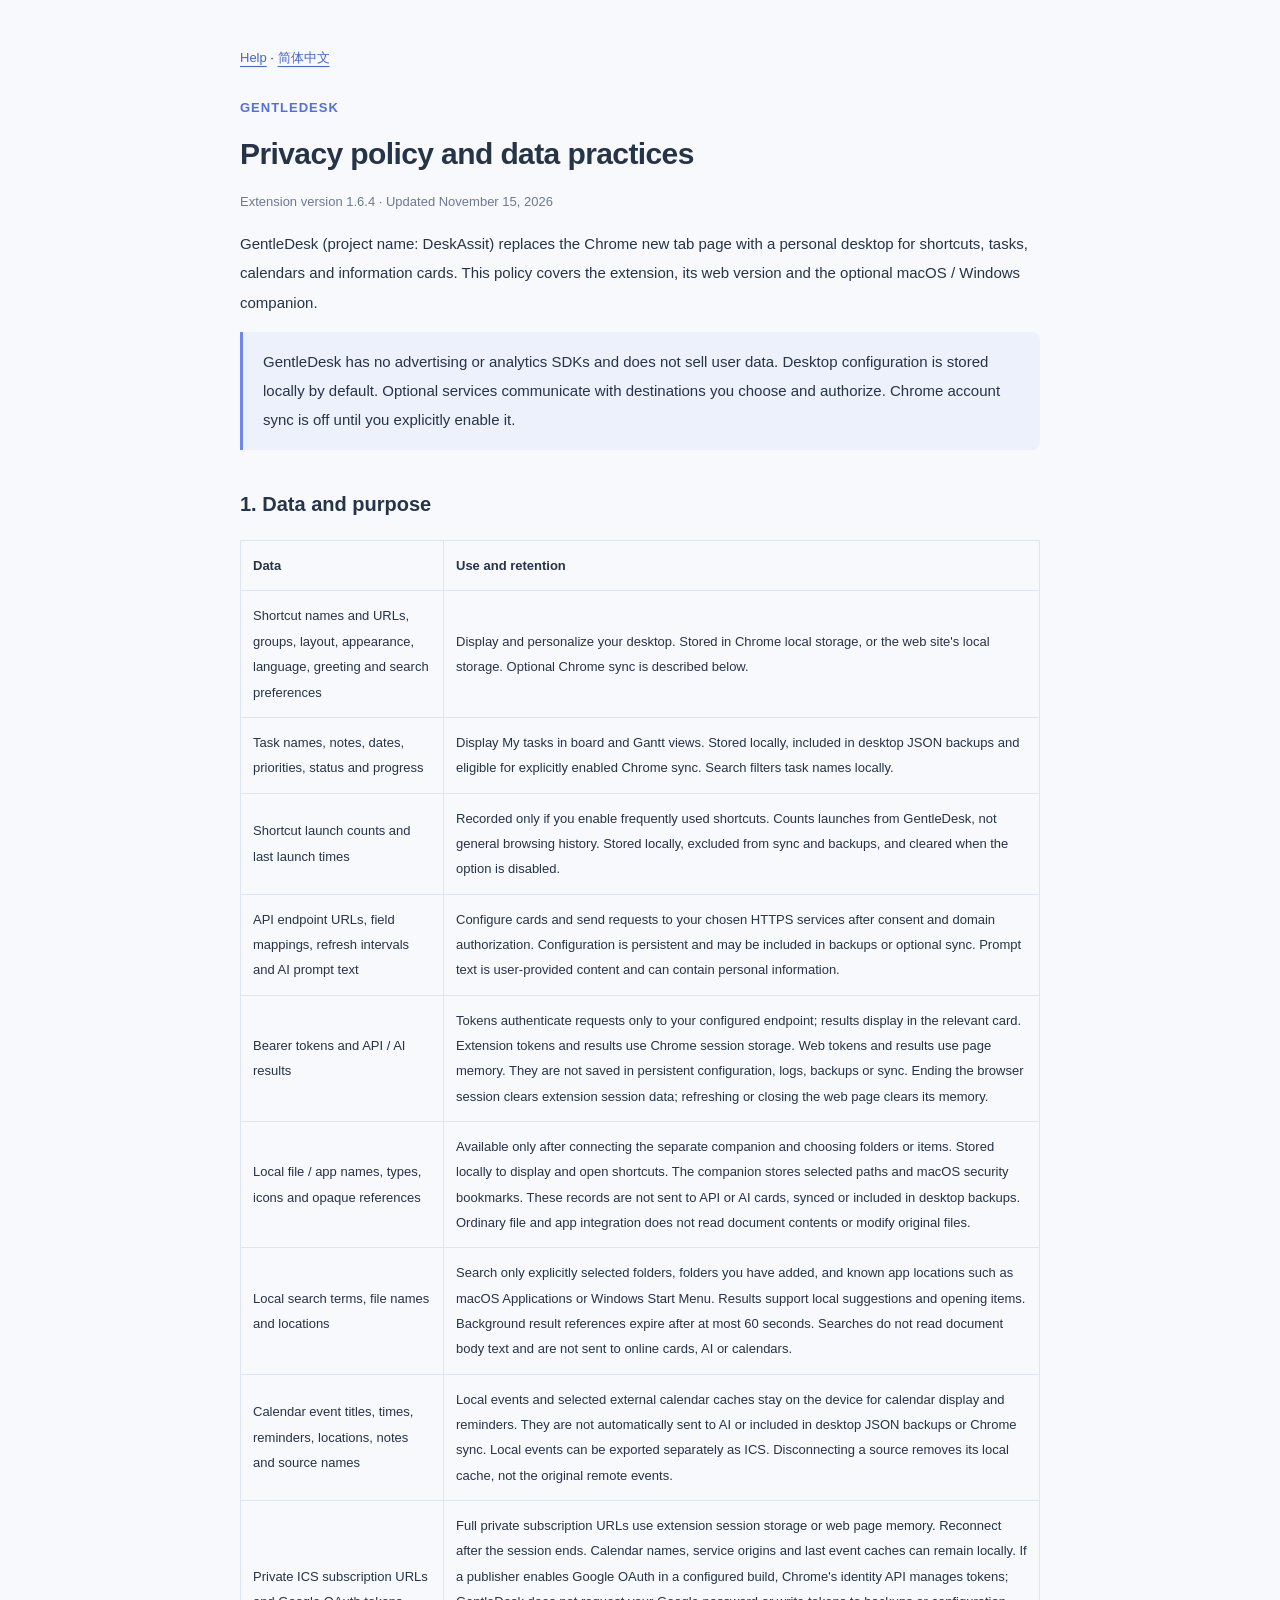
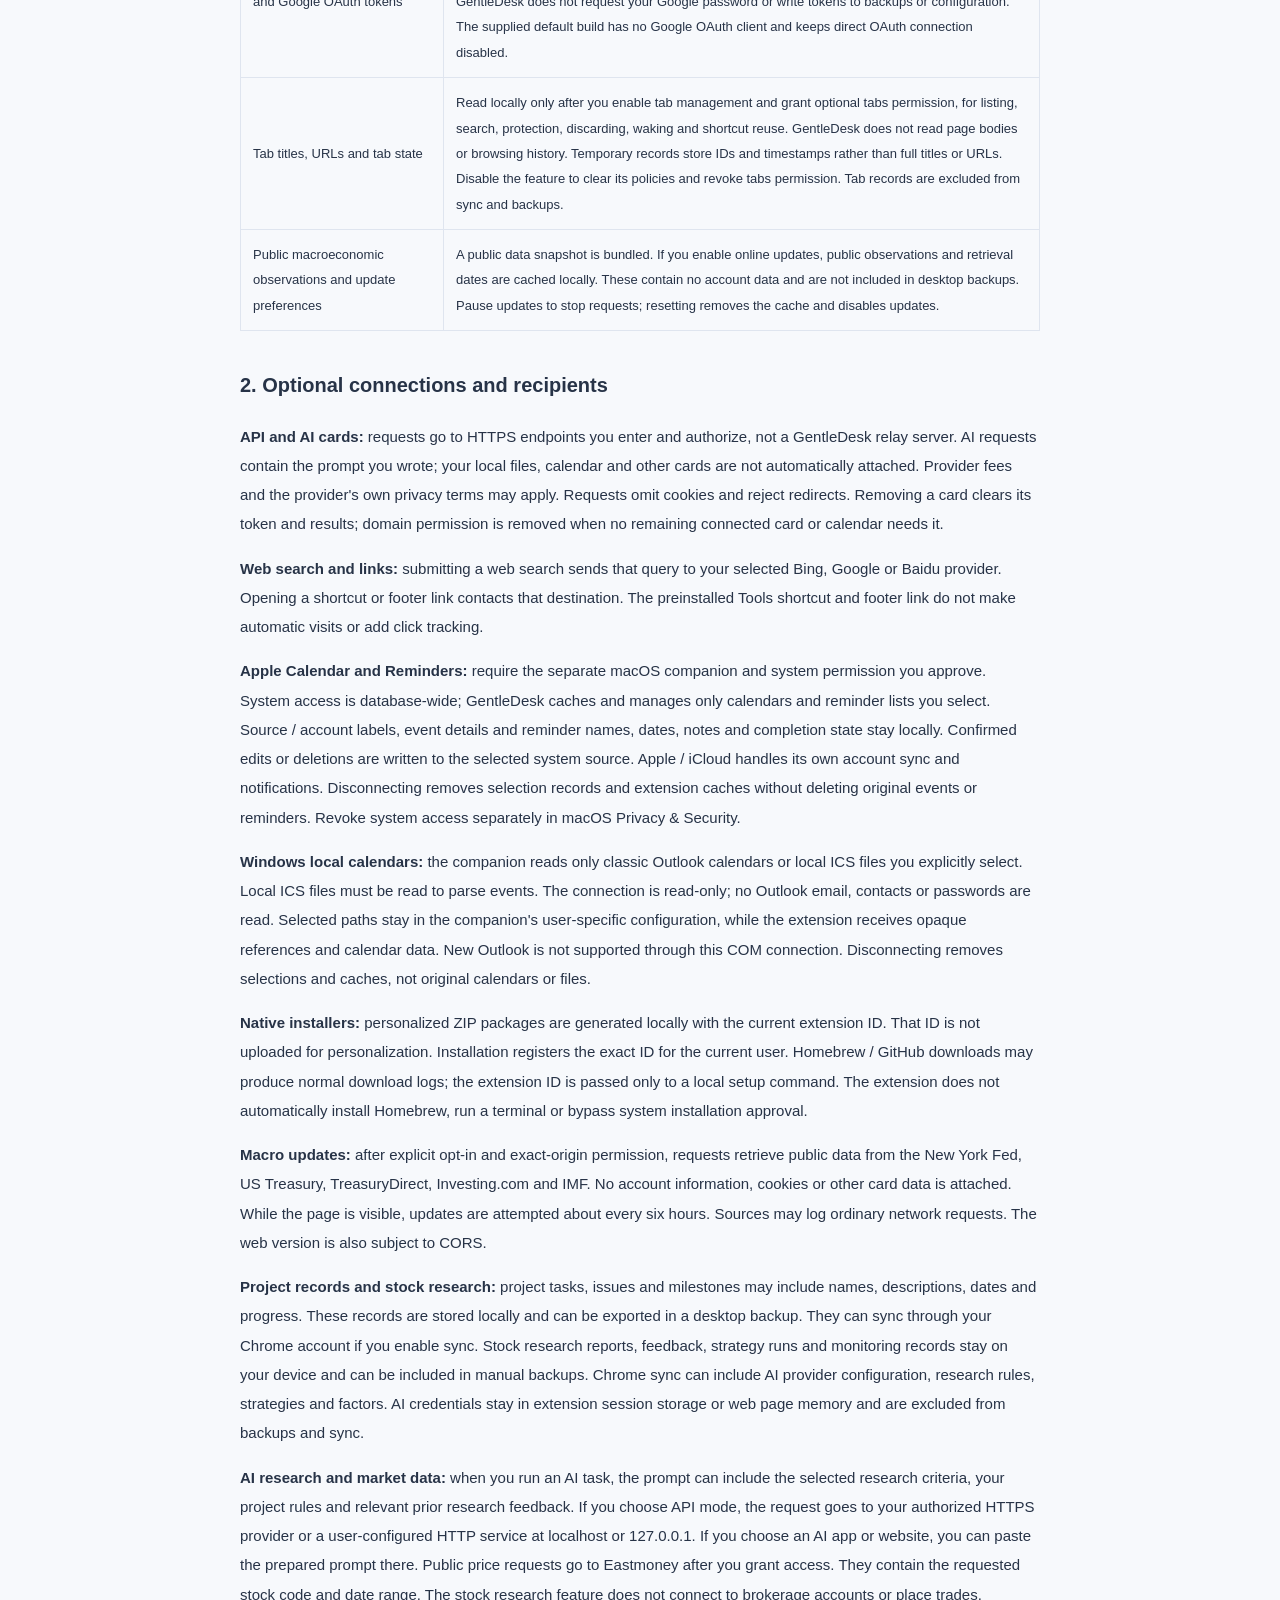
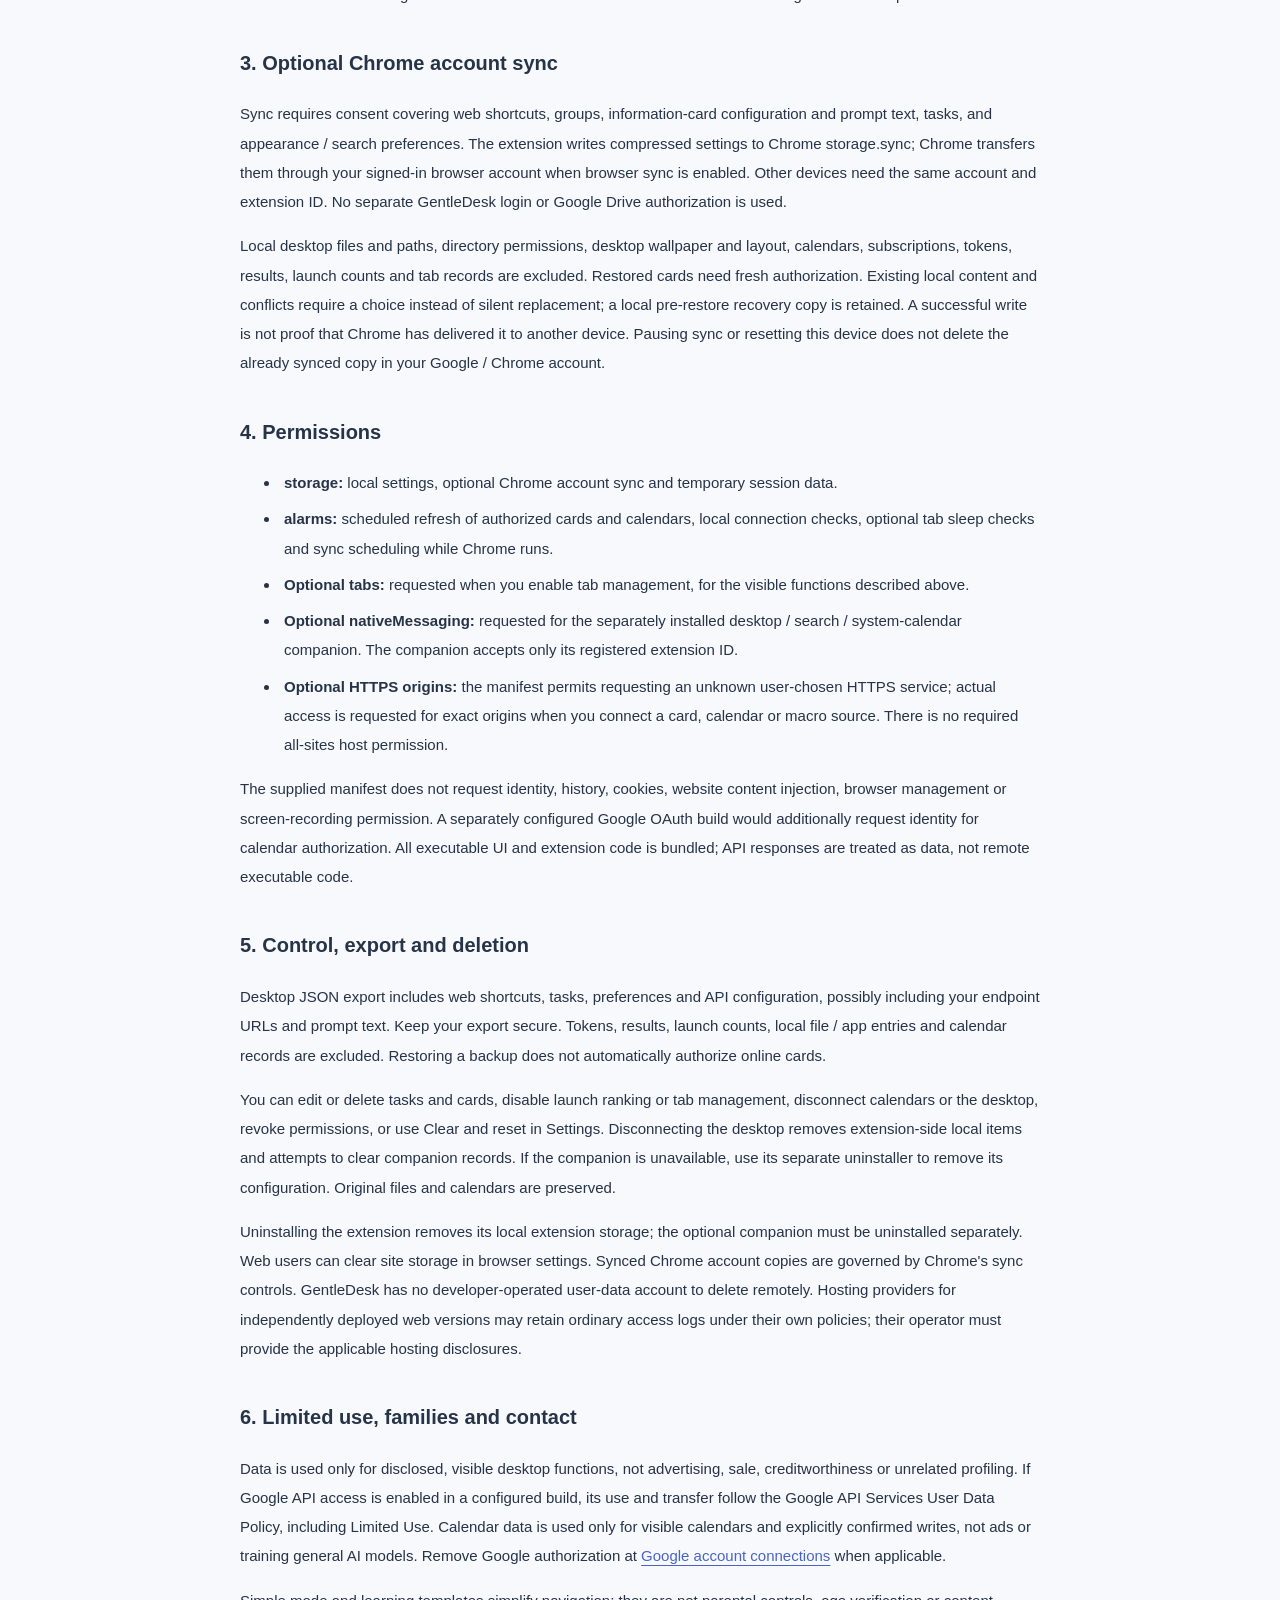
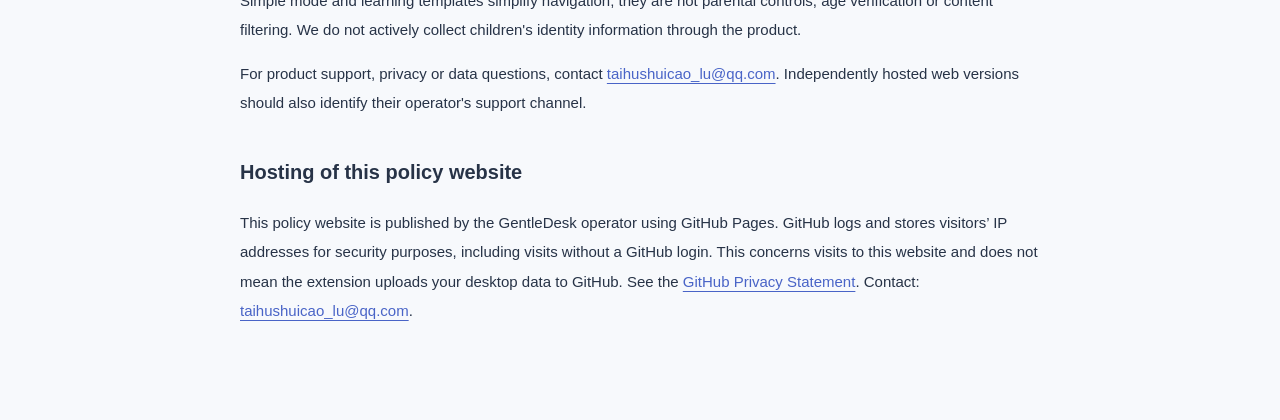
<file: privacy.en.html>
<!doctype html>
<html lang="en"><head><meta charset="utf-8"><meta name="viewport" content="width=device-width, initial-scale=1"><title>Privacy policy · GentleDesk</title><link rel="stylesheet" href="legal.css"></head><body>
<nav><a href="help.en.html">Help</a> · <a href="privacy.html" lang="zh-CN">简体中文</a></nav>
<div class="brand">GENTLEDESK</div><h1>Privacy policy and data practices</h1><p class="subtitle">Extension version 1.6.4 · Updated November 15, 2026</p>
<p>GentleDesk (project name: DeskAssit) replaces the Chrome new tab page with a personal desktop for shortcuts, tasks, calendars and information cards. This policy covers the extension, its web version and the optional macOS / Windows companion.</p>
<div class="callout">GentleDesk has no advertising or analytics SDKs and does not sell user data. Desktop configuration is stored locally by default. Optional services communicate with destinations you choose and authorize. Chrome account sync is off until you explicitly enable it.</div>
<h2>1. Data and purpose</h2>
<table><thead><tr><th>Data</th><th>Use and retention</th></tr></thead><tbody>
<tr><td>Shortcut names and URLs, groups, layout, appearance, language, greeting and search preferences</td><td>Display and personalize your desktop. Stored in Chrome local storage, or the web site's local storage. Optional Chrome sync is described below.</td></tr>
<tr><td>Task names, notes, dates, priorities, status and progress</td><td>Display My tasks in board and Gantt views. Stored locally, included in desktop JSON backups and eligible for explicitly enabled Chrome sync. Search filters task names locally.</td></tr>
<tr><td>Shortcut launch counts and last launch times</td><td>Recorded only if you enable frequently used shortcuts. Counts launches from GentleDesk, not general browsing history. Stored locally, excluded from sync and backups, and cleared when the option is disabled.</td></tr>
<tr><td>API endpoint URLs, field mappings, refresh intervals and AI prompt text</td><td>Configure cards and send requests to your chosen HTTPS services after consent and domain authorization. Configuration is persistent and may be included in backups or optional sync. Prompt text is user-provided content and can contain personal information.</td></tr>
<tr><td>Bearer tokens and API / AI results</td><td>Tokens authenticate requests only to your configured endpoint; results display in the relevant card. Extension tokens and results use Chrome session storage. Web tokens and results use page memory. They are not saved in persistent configuration, logs, backups or sync. Ending the browser session clears extension session data; refreshing or closing the web page clears its memory.</td></tr>
<tr><td>Local file / app names, types, icons and opaque references</td><td>Available only after connecting the separate companion and choosing folders or items. Stored locally to display and open shortcuts. The companion stores selected paths and macOS security bookmarks. These records are not sent to API or AI cards, synced or included in desktop backups. Ordinary file and app integration does not read document contents or modify original files.</td></tr>
<tr><td>Local search terms, file names and locations</td><td>Search only explicitly selected folders, folders you have added, and known app locations such as macOS Applications or Windows Start Menu. Results support local suggestions and opening items. Background result references expire after at most 60 seconds. Searches do not read document body text and are not sent to online cards, AI or calendars.</td></tr>
<tr><td>Calendar event titles, times, reminders, locations, notes and source names</td><td>Local events and selected external calendar caches stay on the device for calendar display and reminders. They are not automatically sent to AI or included in desktop JSON backups or Chrome sync. Local events can be exported separately as ICS. Disconnecting a source removes its local cache, not the original remote events.</td></tr>
<tr><td>Private ICS subscription URLs and Google OAuth tokens</td><td>Full private subscription URLs use extension session storage or web page memory. Reconnect after the session ends. Calendar names, service origins and last event caches can remain locally. If a publisher enables Google OAuth in a configured build, Chrome's identity API manages tokens; GentleDesk does not request your Google password or write tokens to backups or configuration. The supplied default build has no Google OAuth client and keeps direct OAuth connection disabled.</td></tr>
<tr><td>Tab titles, URLs and tab state</td><td>Read locally only after you enable tab management and grant optional tabs permission, for listing, search, protection, discarding, waking and shortcut reuse. GentleDesk does not read page bodies or browsing history. Temporary records store IDs and timestamps rather than full titles or URLs. Disable the feature to clear its policies and revoke tabs permission. Tab records are excluded from sync and backups.</td></tr>
<tr><td>Public macroeconomic observations and update preferences</td><td>A public data snapshot is bundled. If you enable online updates, public observations and retrieval dates are cached locally. These contain no account data and are not included in desktop backups. Pause updates to stop requests; resetting removes the cache and disables updates.</td></tr>
</tbody></table>
<h2>2. Optional connections and recipients</h2>
<p><strong>API and AI cards:</strong> requests go to HTTPS endpoints you enter and authorize, not a GentleDesk relay server. AI requests contain the prompt you wrote; your local files, calendar and other cards are not automatically attached. Provider fees and the provider's own privacy terms may apply. Requests omit cookies and reject redirects. Removing a card clears its token and results; domain permission is removed when no remaining connected card or calendar needs it.</p>
<p><strong>Web search and links:</strong> submitting a web search sends that query to your selected Bing, Google or Baidu provider. Opening a shortcut or footer link contacts that destination. The preinstalled Tools shortcut and footer link do not make automatic visits or add click tracking.</p>
<p><strong>Apple Calendar and Reminders:</strong> require the separate macOS companion and system permission you approve. System access is database-wide; GentleDesk caches and manages only calendars and reminder lists you select. Source / account labels, event details and reminder names, dates, notes and completion state stay locally. Confirmed edits or deletions are written to the selected system source. Apple / iCloud handles its own account sync and notifications. Disconnecting removes selection records and extension caches without deleting original events or reminders. Revoke system access separately in macOS Privacy &amp; Security.</p>
<p><strong>Windows local calendars:</strong> the companion reads only classic Outlook calendars or local ICS files you explicitly select. Local ICS files must be read to parse events. The connection is read-only; no Outlook email, contacts or passwords are read. Selected paths stay in the companion's user-specific configuration, while the extension receives opaque references and calendar data. New Outlook is not supported through this COM connection. Disconnecting removes selections and caches, not original calendars or files.</p>
<p><strong>Native installers:</strong> personalized ZIP packages are generated locally with the current extension ID. That ID is not uploaded for personalization. Installation registers the exact ID for the current user. Homebrew / GitHub downloads may produce normal download logs; the extension ID is passed only to a local setup command. The extension does not automatically install Homebrew, run a terminal or bypass system installation approval.</p>
<p><strong>Macro updates:</strong> after explicit opt-in and exact-origin permission, requests retrieve public data from the New York Fed, US Treasury, TreasuryDirect, Investing.com and IMF. No account information, cookies or other card data is attached. While the page is visible, updates are attempted about every six hours. Sources may log ordinary network requests. The web version is also subject to CORS.</p>
<p><strong>Project records and stock research:</strong> project tasks, issues and milestones may include names, descriptions, dates and progress. These records are stored locally and can be exported in a desktop backup. They can sync through your Chrome account if you enable sync. Stock research reports, feedback, strategy runs and monitoring records stay on your device and can be included in manual backups. Chrome sync can include AI provider configuration, research rules, strategies and factors. AI credentials stay in extension session storage or web page memory and are excluded from backups and sync.</p>
<p><strong>AI research and market data:</strong> when you run an AI task, the prompt can include the selected research criteria, your project rules and relevant prior research feedback. If you choose API mode, the request goes to your authorized HTTPS provider or a user-configured HTTP service at localhost or 127.0.0.1. If you choose an AI app or website, you can paste the prepared prompt there. Public price requests go to Eastmoney after you grant access. They contain the requested stock code and date range. The stock research feature does not connect to brokerage accounts or place trades.</p>
<h2>3. Optional Chrome account sync</h2>
<p>Sync requires consent covering web shortcuts, groups, information-card configuration and prompt text, tasks, and appearance / search preferences. The extension writes compressed settings to Chrome storage.sync; Chrome transfers them through your signed-in browser account when browser sync is enabled. Other devices need the same account and extension ID. No separate GentleDesk login or Google Drive authorization is used.</p>
<p>Local desktop files and paths, directory permissions, desktop wallpaper and layout, calendars, subscriptions, tokens, results, launch counts and tab records are excluded. Restored cards need fresh authorization. Existing local content and conflicts require a choice instead of silent replacement; a local pre-restore recovery copy is retained. A successful write is not proof that Chrome has delivered it to another device. Pausing sync or resetting this device does not delete the already synced copy in your Google / Chrome account.</p>
<h2>4. Permissions</h2>
<ul><li><strong>storage:</strong> local settings, optional Chrome account sync and temporary session data.</li><li><strong>alarms:</strong> scheduled refresh of authorized cards and calendars, local connection checks, optional tab sleep checks and sync scheduling while Chrome runs.</li><li><strong>Optional tabs:</strong> requested when you enable tab management, for the visible functions described above.</li><li><strong>Optional nativeMessaging:</strong> requested for the separately installed desktop / search / system-calendar companion. The companion accepts only its registered extension ID.</li><li><strong>Optional HTTPS origins:</strong> the manifest permits requesting an unknown user-chosen HTTPS service; actual access is requested for exact origins when you connect a card, calendar or macro source. There is no required all-sites host permission.</li></ul>
<p>The supplied manifest does not request identity, history, cookies, website content injection, browser management or screen-recording permission. A separately configured Google OAuth build would additionally request identity for calendar authorization. All executable UI and extension code is bundled; API responses are treated as data, not remote executable code.</p>
<h2>5. Control, export and deletion</h2>
<p>Desktop JSON export includes web shortcuts, tasks, preferences and API configuration, possibly including your endpoint URLs and prompt text. Keep your export secure. Tokens, results, launch counts, local file / app entries and calendar records are excluded. Restoring a backup does not automatically authorize online cards.</p>
<p>You can edit or delete tasks and cards, disable launch ranking or tab management, disconnect calendars or the desktop, revoke permissions, or use Clear and reset in Settings. Disconnecting the desktop removes extension-side local items and attempts to clear companion records. If the companion is unavailable, use its separate uninstaller to remove its configuration. Original files and calendars are preserved.</p>
<p>Uninstalling the extension removes its local extension storage; the optional companion must be uninstalled separately. Web users can clear site storage in browser settings. Synced Chrome account copies are governed by Chrome's sync controls. GentleDesk has no developer-operated user-data account to delete remotely. Hosting providers for independently deployed web versions may retain ordinary access logs under their own policies; their operator must provide the applicable hosting disclosures.</p>
<h2>6. Limited use, families and contact</h2>
<p>Data is used only for disclosed, visible desktop functions, not advertising, sale, creditworthiness or unrelated profiling. If Google API access is enabled in a configured build, its use and transfer follow the Google API Services User Data Policy, including Limited Use. Calendar data is used only for visible calendars and explicitly confirmed writes, not ads or training general AI models. Remove Google authorization at <a href="https://myaccount.google.com/connections" target="_blank" rel="noopener">Google account connections</a> when applicable.</p>
<p>Simple mode and learning templates simplify navigation; they are not parental controls, age verification or content filtering. We do not actively collect children's identity information through the product.</p>
<p>For product support, privacy or data questions, contact <a href="mailto:taihushuicao_lu@qq.com">taihushuicao_lu@qq.com</a>. Independently hosted web versions should also identify their operator's support channel.</p>
<h2>Hosting of this policy website</h2><p>This policy website is published by the GentleDesk operator using GitHub Pages. GitHub logs and stores visitors’ IP addresses for security purposes, including visits without a GitHub login. This concerns visits to this website and does not mean the extension uploads your desktop data to GitHub. See the <a href="https://docs.github.com/en/site-policy/privacy-policies/github-general-privacy-statement">GitHub Privacy Statement</a>. Contact: <a href="mailto:taihushuicao_lu@qq.com">taihushuicao_lu@qq.com</a>.</p></body></html>
</file>
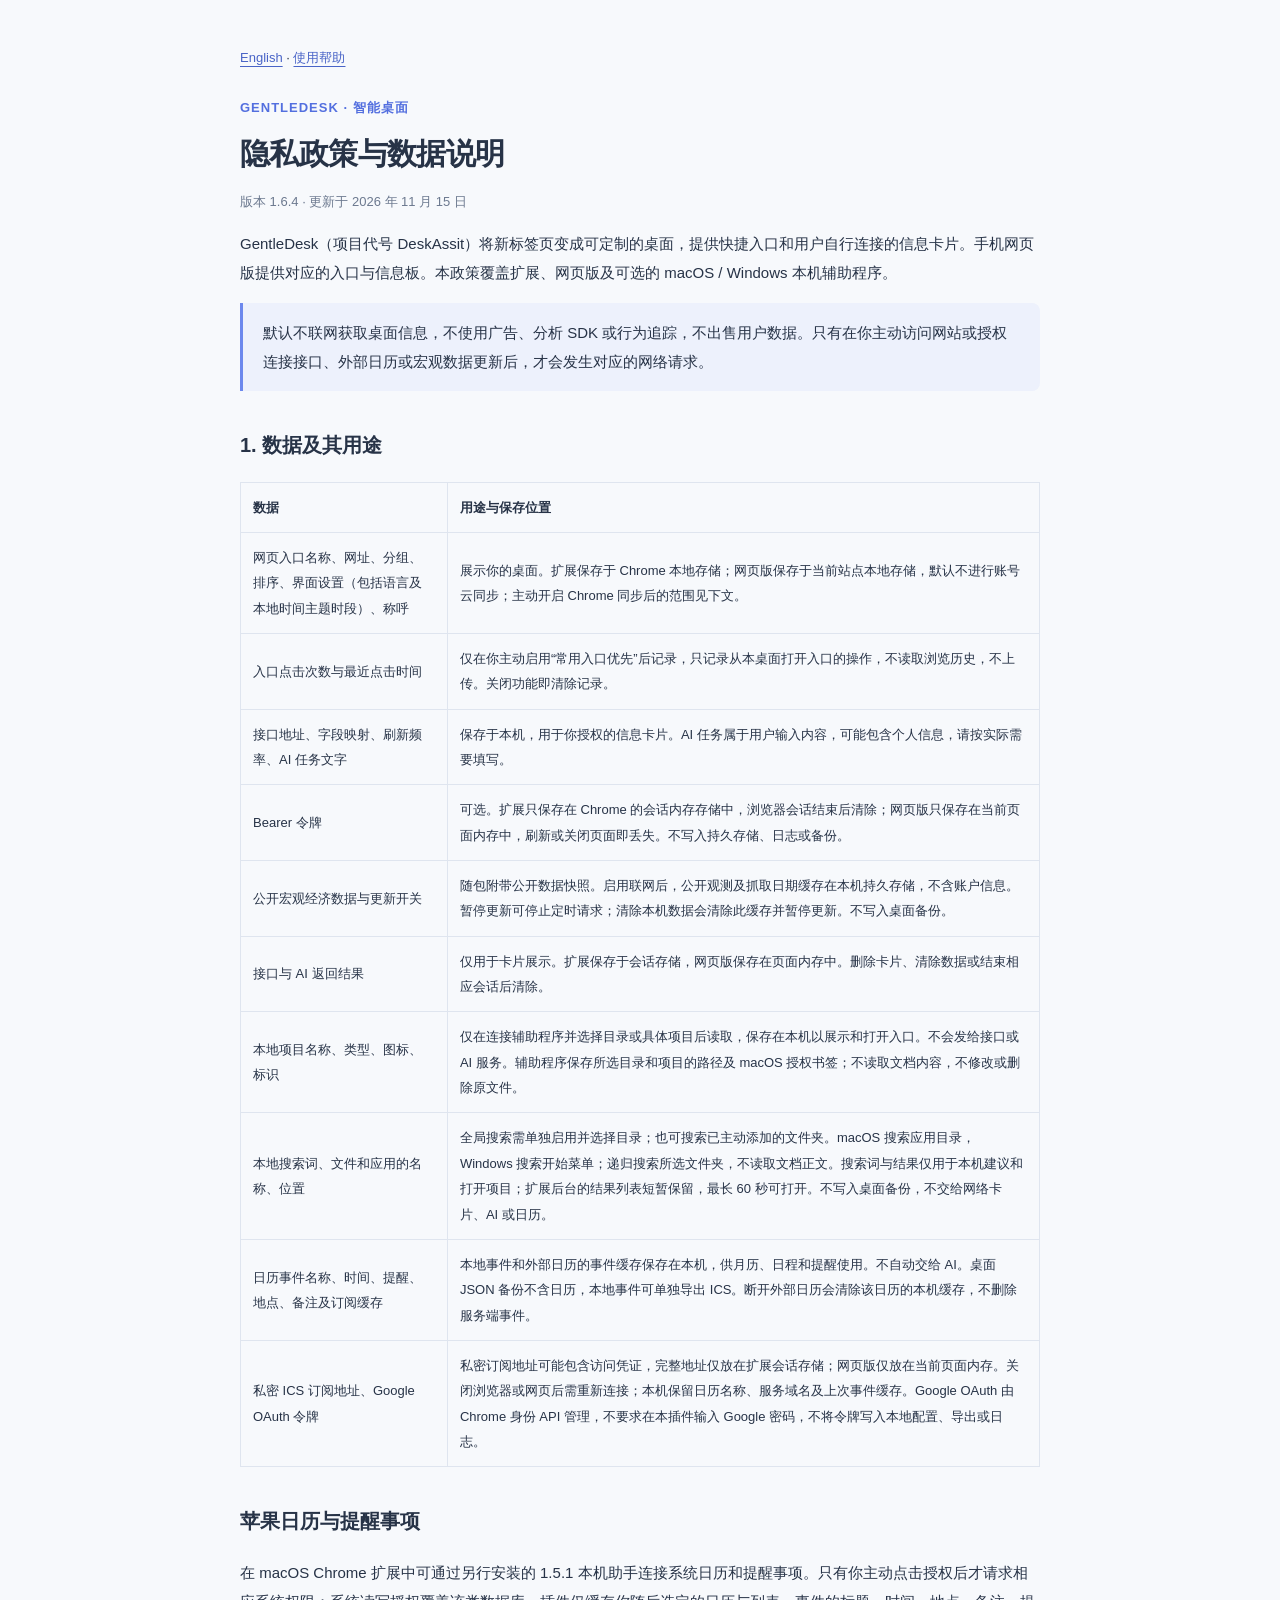
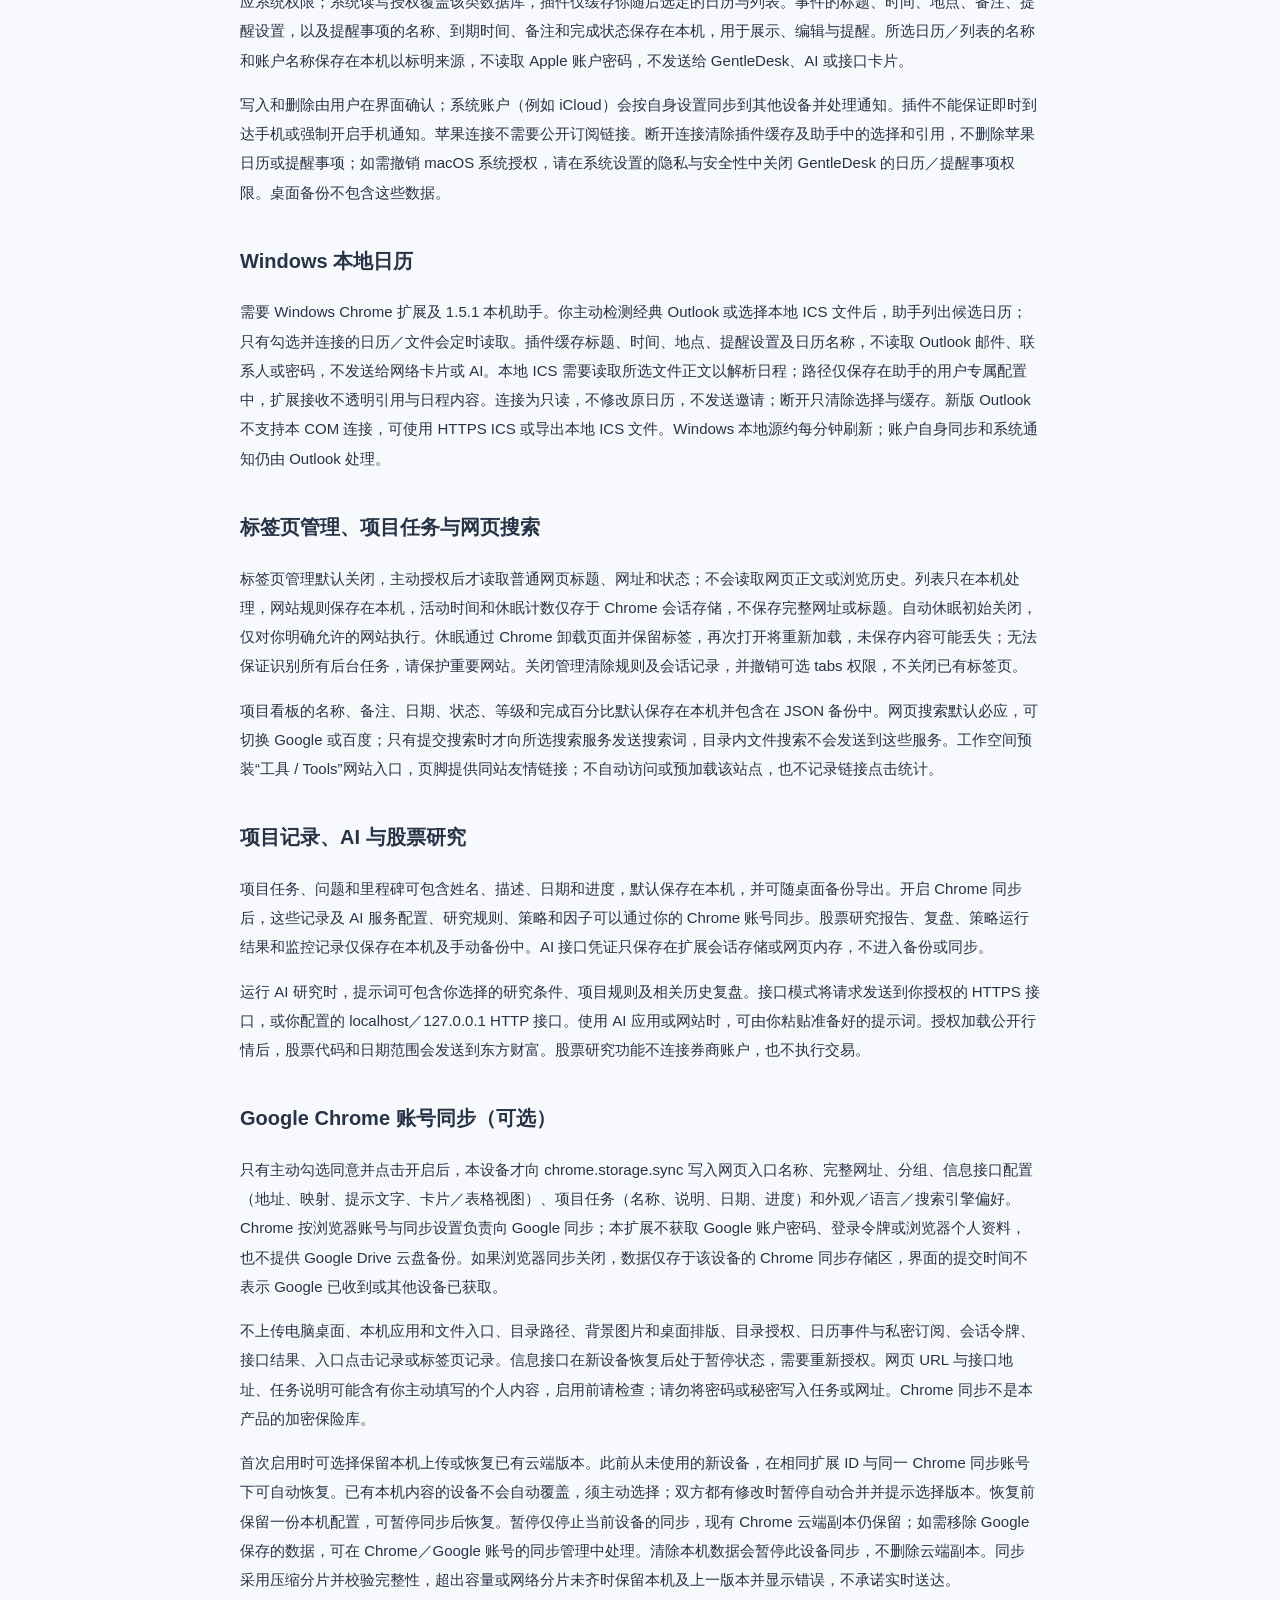
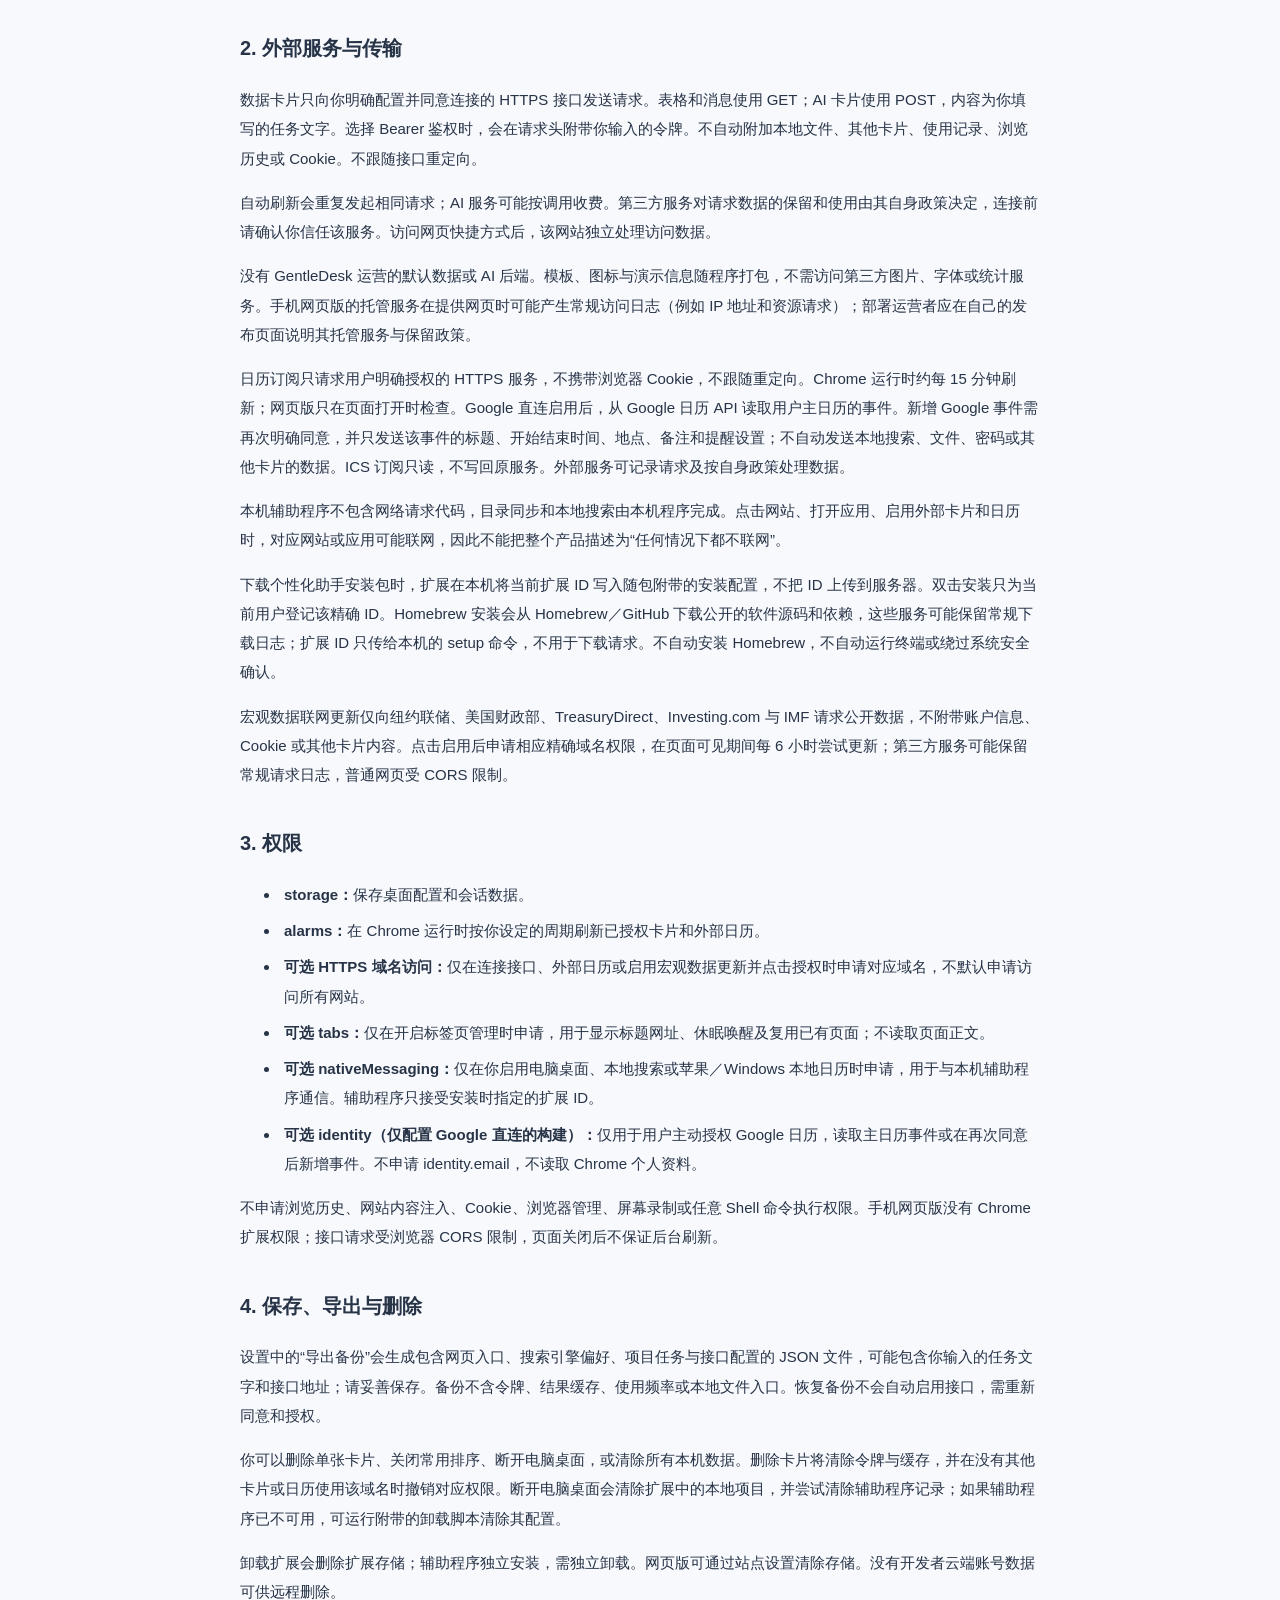
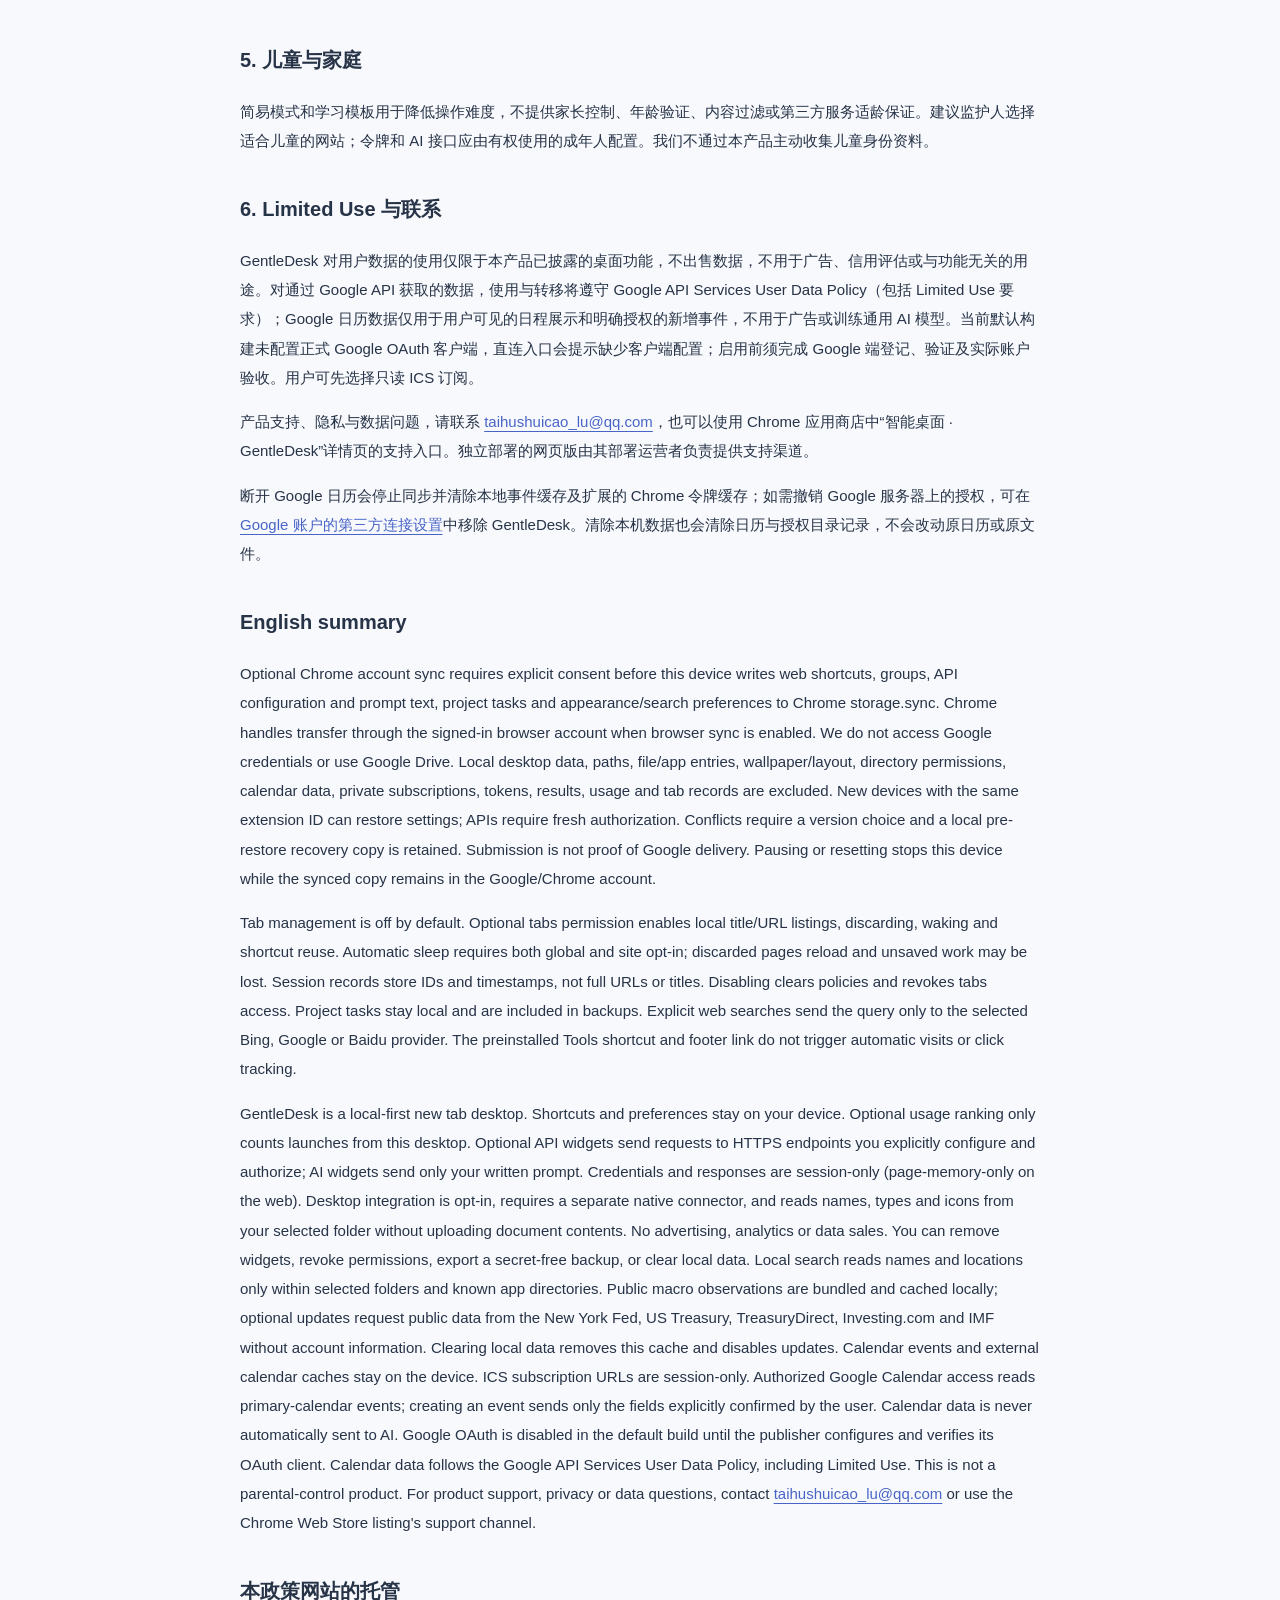
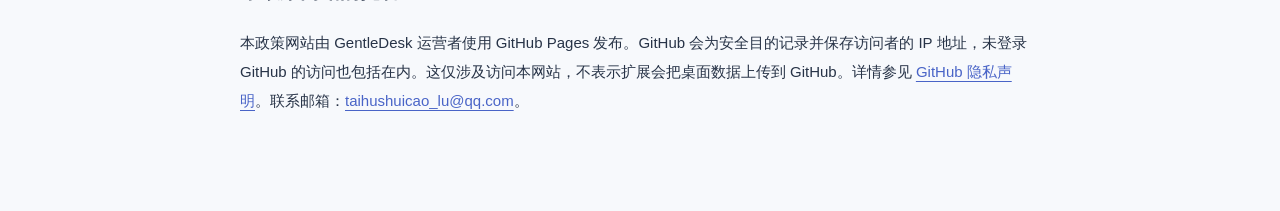
<file: privacy.html>
<!doctype html><html lang="zh-CN"><head><meta charset="utf-8"><meta name="viewport" content="width=device-width, initial-scale=1"><title>隐私政策 · GentleDesk</title><link rel="stylesheet" href="legal.css"></head><body>
<nav><a href="privacy.en.html" lang="en">English</a> · <a href="help.html">使用帮助</a></nav><div class="brand">GENTLEDESK · 智能桌面</div><h1>隐私政策与数据说明</h1><p class="subtitle">版本 1.6.4 · 更新于 2026 年 11 月 15 日</p>
<p>GentleDesk（项目代号 DeskAssit）将新标签页变成可定制的桌面，提供快捷入口和用户自行连接的信息卡片。手机网页版提供对应的入口与信息板。本政策覆盖扩展、网页版及可选的 macOS / Windows 本机辅助程序。</p>
<div class="callout">默认不联网获取桌面信息，不使用广告、分析 SDK 或行为追踪，不出售用户数据。只有在你主动访问网站或授权连接接口、外部日历或宏观数据更新后，才会发生对应的网络请求。</div>
<h2>1. 数据及其用途</h2><table><thead><tr><th>数据</th><th>用途与保存位置</th></tr></thead><tbody>
<tr><td>网页入口名称、网址、分组、排序、界面设置（包括语言及本地时间主题时段）、称呼</td><td>展示你的桌面。扩展保存于 Chrome 本地存储；网页版保存于当前站点本地存储，默认不进行账号云同步；主动开启 Chrome 同步后的范围见下文。</td></tr>
<tr><td>入口点击次数与最近点击时间</td><td>仅在你主动启用“常用入口优先”后记录，只记录从本桌面打开入口的操作，不读取浏览历史，不上传。关闭功能即清除记录。</td></tr>
<tr><td>接口地址、字段映射、刷新频率、AI 任务文字</td><td>保存于本机，用于你授权的信息卡片。AI 任务属于用户输入内容，可能包含个人信息，请按实际需要填写。</td></tr>
<tr><td>Bearer 令牌</td><td>可选。扩展只保存在 Chrome 的会话内存存储中，浏览器会话结束后清除；网页版只保存在当前页面内存中，刷新或关闭页面即丢失。不写入持久存储、日志或备份。</td></tr>
<tr><td>公开宏观经济数据与更新开关</td><td>随包附带公开数据快照。启用联网后，公开观测及抓取日期缓存在本机持久存储，不含账户信息。暂停更新可停止定时请求；清除本机数据会清除此缓存并暂停更新。不写入桌面备份。</td></tr>
<tr><td>接口与 AI 返回结果</td><td>仅用于卡片展示。扩展保存于会话存储，网页版保存在页面内存中。删除卡片、清除数据或结束相应会话后清除。</td></tr>
<tr><td>本地项目名称、类型、图标、标识</td><td>仅在连接辅助程序并选择目录或具体项目后读取，保存在本机以展示和打开入口。不会发给接口或 AI 服务。辅助程序保存所选目录和项目的路径及 macOS 授权书签；不读取文档内容，不修改或删除原文件。</td></tr>
<tr><td>本地搜索词、文件和应用的名称、位置</td><td>全局搜索需单独启用并选择目录；也可搜索已主动添加的文件夹。macOS 搜索应用目录，Windows 搜索开始菜单；递归搜索所选文件夹，不读取文档正文。搜索词与结果仅用于本机建议和打开项目；扩展后台的结果列表短暂保留，最长 60 秒可打开。不写入桌面备份，不交给网络卡片、AI 或日历。</td></tr>
<tr><td>日历事件名称、时间、提醒、地点、备注及订阅缓存</td><td>本地事件和外部日历的事件缓存保存在本机，供月历、日程和提醒使用。不自动交给 AI。桌面 JSON 备份不含日历，本地事件可单独导出 ICS。断开外部日历会清除该日历的本机缓存，不删除服务端事件。</td></tr>
<tr><td>私密 ICS 订阅地址、Google OAuth 令牌</td><td>私密订阅地址可能包含访问凭证，完整地址仅放在扩展会话存储；网页版仅放在当前页面内存。关闭浏览器或网页后需重新连接；本机保留日历名称、服务域名及上次事件缓存。Google OAuth 由 Chrome 身份 API 管理，不要求在本插件输入 Google 密码，不将令牌写入本地配置、导出或日志。</td></tr></tbody></table>
<h2>苹果日历与提醒事项</h2><p>在 macOS Chrome 扩展中可通过另行安装的 1.5.1 本机助手连接系统日历和提醒事项。只有你主动点击授权后才请求相应系统权限；系统读写授权覆盖该类数据库，插件仅缓存你随后选定的日历与列表。事件的标题、时间、地点、备注、提醒设置，以及提醒事项的名称、到期时间、备注和完成状态保存在本机，用于展示、编辑与提醒。所选日历／列表的名称和账户名称保存在本机以标明来源，不读取 Apple 账户密码，不发送给 GentleDesk、AI 或接口卡片。</p><p>写入和删除由用户在界面确认；系统账户（例如 iCloud）会按自身设置同步到其他设备并处理通知。插件不能保证即时到达手机或强制开启手机通知。苹果连接不需要公开订阅链接。断开连接清除插件缓存及助手中的选择和引用，不删除苹果日历或提醒事项；如需撤销 macOS 系统授权，请在系统设置的隐私与安全性中关闭 GentleDesk 的日历／提醒事项权限。桌面备份不包含这些数据。</p><h2>Windows 本地日历</h2><p>需要 Windows Chrome 扩展及 1.5.1 本机助手。你主动检测经典 Outlook 或选择本地 ICS 文件后，助手列出候选日历；只有勾选并连接的日历／文件会定时读取。插件缓存标题、时间、地点、提醒设置及日历名称，不读取 Outlook 邮件、联系人或密码，不发送给网络卡片或 AI。本地 ICS 需要读取所选文件正文以解析日程；路径仅保存在助手的用户专属配置中，扩展接收不透明引用与日程内容。连接为只读，不修改原日历，不发送邀请；断开只清除选择与缓存。新版 Outlook 不支持本 COM 连接，可使用 HTTPS ICS 或导出本地 ICS 文件。Windows 本地源约每分钟刷新；账户自身同步和系统通知仍由 Outlook 处理。</p><h2>标签页管理、项目任务与网页搜索</h2><p>标签页管理默认关闭，主动授权后才读取普通网页标题、网址和状态；不会读取网页正文或浏览历史。列表只在本机处理，网站规则保存在本机，活动时间和休眠计数仅存于 Chrome 会话存储，不保存完整网址或标题。自动休眠初始关闭，仅对你明确允许的网站执行。休眠通过 Chrome 卸载页面并保留标签，再次打开将重新加载，未保存内容可能丢失；无法保证识别所有后台任务，请保护重要网站。关闭管理清除规则及会话记录，并撤销可选 tabs 权限，不关闭已有标签页。</p><p>项目看板的名称、备注、日期、状态、等级和完成百分比默认保存在本机并包含在 JSON 备份中。网页搜索默认必应，可切换 Google 或百度；只有提交搜索时才向所选搜索服务发送搜索词，目录内文件搜索不会发送到这些服务。工作空间预装“工具 / Tools”网站入口，页脚提供同站友情链接；不自动访问或预加载该站点，也不记录链接点击统计。</p><h2>项目记录、AI 与股票研究</h2><p>项目任务、问题和里程碑可包含姓名、描述、日期和进度，默认保存在本机，并可随桌面备份导出。开启 Chrome 同步后，这些记录及 AI 服务配置、研究规则、策略和因子可以通过你的 Chrome 账号同步。股票研究报告、复盘、策略运行结果和监控记录仅保存在本机及手动备份中。AI 接口凭证只保存在扩展会话存储或网页内存，不进入备份或同步。</p><p>运行 AI 研究时，提示词可包含你选择的研究条件、项目规则及相关历史复盘。接口模式将请求发送到你授权的 HTTPS 接口，或你配置的 localhost／127.0.0.1 HTTP 接口。使用 AI 应用或网站时，可由你粘贴准备好的提示词。授权加载公开行情后，股票代码和日期范围会发送到东方财富。股票研究功能不连接券商账户，也不执行交易。</p><h2>Google Chrome 账号同步（可选）</h2><p>只有主动勾选同意并点击开启后，本设备才向 chrome.storage.sync 写入网页入口名称、完整网址、分组、信息接口配置（地址、映射、提示文字、卡片／表格视图）、项目任务（名称、说明、日期、进度）和外观／语言／搜索引擎偏好。Chrome 按浏览器账号与同步设置负责向 Google 同步；本扩展不获取 Google 账户密码、登录令牌或浏览器个人资料，也不提供 Google Drive 云盘备份。如果浏览器同步关闭，数据仅存于该设备的 Chrome 同步存储区，界面的提交时间不表示 Google 已收到或其他设备已获取。</p><p>不上传电脑桌面、本机应用和文件入口、目录路径、背景图片和桌面排版、目录授权、日历事件与私密订阅、会话令牌、接口结果、入口点击记录或标签页记录。信息接口在新设备恢复后处于暂停状态，需要重新授权。网页 URL 与接口地址、任务说明可能含有你主动填写的个人内容，启用前请检查；请勿将密码或秘密写入任务或网址。Chrome 同步不是本产品的加密保险库。</p><p>首次启用时可选择保留本机上传或恢复已有云端版本。此前从未使用的新设备，在相同扩展 ID 与同一 Chrome 同步账号下可自动恢复。已有本机内容的设备不会自动覆盖，须主动选择；双方都有修改时暂停自动合并并提示选择版本。恢复前保留一份本机配置，可暂停同步后恢复。暂停仅停止当前设备的同步，现有 Chrome 云端副本仍保留；如需移除 Google 保存的数据，可在 Chrome／Google 账号的同步管理中处理。清除本机数据会暂停此设备同步，不删除云端副本。同步采用压缩分片并校验完整性，超出容量或网络分片未齐时保留本机及上一版本并显示错误，不承诺实时送达。</p><h2>2. 外部服务与传输</h2><p>数据卡片只向你明确配置并同意连接的 HTTPS 接口发送请求。表格和消息使用 GET；AI 卡片使用 POST，内容为你填写的任务文字。选择 Bearer 鉴权时，会在请求头附带你输入的令牌。不自动附加本地文件、其他卡片、使用记录、浏览历史或 Cookie。不跟随接口重定向。</p><p>自动刷新会重复发起相同请求；AI 服务可能按调用收费。第三方服务对请求数据的保留和使用由其自身政策决定，连接前请确认你信任该服务。访问网页快捷方式后，该网站独立处理访问数据。</p><p>没有 GentleDesk 运营的默认数据或 AI 后端。模板、图标与演示信息随程序打包，不需访问第三方图片、字体或统计服务。手机网页版的托管服务在提供网页时可能产生常规访问日志（例如 IP 地址和资源请求）；部署运营者应在自己的发布页面说明其托管服务与保留政策。</p>
<p>日历订阅只请求用户明确授权的 HTTPS 服务，不携带浏览器 Cookie，不跟随重定向。Chrome 运行时约每 15 分钟刷新；网页版只在页面打开时检查。Google 直连启用后，从 Google 日历 API 读取用户主日历的事件。新增 Google 事件需再次明确同意，并只发送该事件的标题、开始结束时间、地点、备注和提醒设置；不自动发送本地搜索、文件、密码或其他卡片的数据。ICS 订阅只读，不写回原服务。外部服务可记录请求及按自身政策处理数据。</p><p>本机辅助程序不包含网络请求代码，目录同步和本地搜索由本机程序完成。点击网站、打开应用、启用外部卡片和日历时，对应网站或应用可能联网，因此不能把整个产品描述为“任何情况下都不联网”。</p>
<p>下载个性化助手安装包时，扩展在本机将当前扩展 ID 写入随包附带的安装配置，不把 ID 上传到服务器。双击安装只为当前用户登记该精确 ID。Homebrew 安装会从 Homebrew／GitHub 下载公开的软件源码和依赖，这些服务可能保留常规下载日志；扩展 ID 只传给本机的 setup 命令，不用于下载请求。不自动安装 Homebrew，不自动运行终端或绕过系统安全确认。</p><p>宏观数据联网更新仅向纽约联储、美国财政部、TreasuryDirect、Investing.com 与 IMF 请求公开数据，不附带账户信息、Cookie 或其他卡片内容。点击启用后申请相应精确域名权限，在页面可见期间每 6 小时尝试更新；第三方服务可能保留常规请求日志，普通网页受 CORS 限制。</p><h2>3. 权限</h2><ul><li><strong>storage：</strong>保存桌面配置和会话数据。</li><li><strong>alarms：</strong>在 Chrome 运行时按你设定的周期刷新已授权卡片和外部日历。</li><li><strong>可选 HTTPS 域名访问：</strong>仅在连接接口、外部日历或启用宏观数据更新并点击授权时申请对应域名，不默认申请访问所有网站。</li><li><strong>可选 tabs：</strong>仅在开启标签页管理时申请，用于显示标题网址、休眠唤醒及复用已有页面；不读取页面正文。</li><li><strong>可选 nativeMessaging：</strong>仅在你启用电脑桌面、本地搜索或苹果／Windows 本地日历时申请，用于与本机辅助程序通信。辅助程序只接受安装时指定的扩展 ID。</li><li><strong>可选 identity（仅配置 Google 直连的构建）：</strong>仅用于用户主动授权 Google 日历，读取主日历事件或在再次同意后新增事件。不申请 identity.email，不读取 Chrome 个人资料。</li></ul><p>不申请浏览历史、网站内容注入、Cookie、浏览器管理、屏幕录制或任意 Shell 命令执行权限。手机网页版没有 Chrome 扩展权限；接口请求受浏览器 CORS 限制，页面关闭后不保证后台刷新。</p>
<h2>4. 保存、导出与删除</h2><p>设置中的“导出备份”会生成包含网页入口、搜索引擎偏好、项目任务与接口配置的 JSON 文件，可能包含你输入的任务文字和接口地址；请妥善保存。备份不含令牌、结果缓存、使用频率或本地文件入口。恢复备份不会自动启用接口，需重新同意和授权。</p><p>你可以删除单张卡片、关闭常用排序、断开电脑桌面，或清除所有本机数据。删除卡片将清除令牌与缓存，并在没有其他卡片或日历使用该域名时撤销对应权限。断开电脑桌面会清除扩展中的本地项目，并尝试清除辅助程序记录；如果辅助程序已不可用，可运行附带的卸载脚本清除其配置。</p><p>卸载扩展会删除扩展存储；辅助程序独立安装，需独立卸载。网页版可通过站点设置清除存储。没有开发者云端账号数据可供远程删除。</p>
<h2>5. 儿童与家庭</h2><p>简易模式和学习模板用于降低操作难度，不提供家长控制、年龄验证、内容过滤或第三方服务适龄保证。建议监护人选择适合儿童的网站；令牌和 AI 接口应由有权使用的成年人配置。我们不通过本产品主动收集儿童身份资料。</p>
<h2>6. Limited Use 与联系</h2><p>GentleDesk 对用户数据的使用仅限于本产品已披露的桌面功能，不出售数据，不用于广告、信用评估或与功能无关的用途。对通过 Google API 获取的数据，使用与转移将遵守 Google API Services User Data Policy（包括 Limited Use 要求）；Google 日历数据仅用于用户可见的日程展示和明确授权的新增事件，不用于广告或训练通用 AI 模型。当前默认构建未配置正式 Google OAuth 客户端，直连入口会提示缺少客户端配置；启用前须完成 Google 端登记、验证及实际账户验收。用户可先选择只读 ICS 订阅。</p><p>产品支持、隐私与数据问题，请联系 <a href="mailto:taihushuicao_lu@qq.com">taihushuicao_lu@qq.com</a>，也可以使用 Chrome 应用商店中“智能桌面 · GentleDesk”详情页的支持入口。独立部署的网页版由其部署运营者负责提供支持渠道。</p>
<p>断开 Google 日历会停止同步并清除本地事件缓存及扩展的 Chrome 令牌缓存；如需撤销 Google 服务器上的授权，可在 <a href="https://myaccount.google.com/connections" target="_blank" rel="noopener">Google 账户的第三方连接设置</a>中移除 GentleDesk。清除本机数据也会清除日历与授权目录记录，不会改动原日历或原文件。</p><h2>English summary</h2><p>Optional Chrome account sync requires explicit consent before this device writes web shortcuts, groups, API configuration and prompt text, project tasks and appearance/search preferences to Chrome storage.sync. Chrome handles transfer through the signed-in browser account when browser sync is enabled. We do not access Google credentials or use Google Drive. Local desktop data, paths, file/app entries, wallpaper/layout, directory permissions, calendar data, private subscriptions, tokens, results, usage and tab records are excluded. New devices with the same extension ID can restore settings; APIs require fresh authorization. Conflicts require a version choice and a local pre-restore recovery copy is retained. Submission is not proof of Google delivery. Pausing or resetting stops this device while the synced copy remains in the Google/Chrome account.</p><p>Tab management is off by default. Optional tabs permission enables local title/URL listings, discarding, waking and shortcut reuse. Automatic sleep requires both global and site opt-in; discarded pages reload and unsaved work may be lost. Session records store IDs and timestamps, not full URLs or titles. Disabling clears policies and revokes tabs access. Project tasks stay local and are included in backups. Explicit web searches send the query only to the selected Bing, Google or Baidu provider. The preinstalled Tools shortcut and footer link do not trigger automatic visits or click tracking.</p><p>GentleDesk is a local-first new tab desktop. Shortcuts and preferences stay on your device. Optional usage ranking only counts launches from this desktop. Optional API widgets send requests to HTTPS endpoints you explicitly configure and authorize; AI widgets send only your written prompt. Credentials and responses are session-only (page-memory-only on the web). Desktop integration is opt-in, requires a separate native connector, and reads names, types and icons from your selected folder without uploading document contents. No advertising, analytics or data sales. You can remove widgets, revoke permissions, export a secret-free backup, or clear local data. Local search reads names and locations only within selected folders and known app directories. Public macro observations are bundled and cached locally; optional updates request public data from the New York Fed, US Treasury, TreasuryDirect, Investing.com and IMF without account information. Clearing local data removes this cache and disables updates. Calendar events and external calendar caches stay on the device. ICS subscription URLs are session-only. Authorized Google Calendar access reads primary-calendar events; creating an event sends only the fields explicitly confirmed by the user. Calendar data is never automatically sent to AI. Google OAuth is disabled in the default build until the publisher configures and verifies its OAuth client. Calendar data follows the Google API Services User Data Policy, including Limited Use. This is not a parental-control product. For product support, privacy or data questions, contact <a href="mailto:taihushuicao_lu@qq.com">taihushuicao_lu@qq.com</a> or use the Chrome Web Store listing's support channel.</p>
<h2>本政策网站的托管</h2><p>本政策网站由 GentleDesk 运营者使用 GitHub Pages 发布。GitHub 会为安全目的记录并保存访问者的 IP 地址，未登录 GitHub 的访问也包括在内。这仅涉及访问本网站，不表示扩展会把桌面数据上传到 GitHub。详情参见 <a href="https://docs.github.com/en/site-policy/privacy-policies/github-general-privacy-statement">GitHub 隐私声明</a>。联系邮箱：<a href="mailto:taihushuicao_lu@qq.com">taihushuicao_lu@qq.com</a>。</p></body></html>
</file>
<file: legal.css>
:root{color-scheme:light dark}*{box-sizing:border-box}body{font-family:-apple-system,BlinkMacSystemFont,"Segoe UI","PingFang SC","Microsoft YaHei",sans-serif;max-width:850px;margin:0 auto;padding:45px 25px 80px;color:light-dark(#273347,#e5eaf4);background:light-dark(#f7f9fc,#161d2b);line-height:1.95;font-size:15px}h1{font-size:30px;line-height:1.5;letter-spacing:-.6px;margin:10px 0 12px}h2{font-size:20px;margin-top:35px}h3{font-size:16px;margin-top:22px}a{color:light-dark(#4964c7,#a8bbff);text-underline-offset:4px}nav{font-size:13px;margin-bottom:25px}p,li{overflow-wrap:anywhere}li{padding-left:4px;margin:7px 0}code,pre{font-family:ui-monospace,SFMono-Regular,Consolas,monospace;font-size:13px;background:light-dark(#eaf0f8,#253146);border-radius:6px}code{padding:2px 6px}pre{padding:18px;overflow:auto;white-space:pre-wrap}table{border-collapse:collapse;width:100%;font-size:13px}td,th{border:1px solid light-dark(#dfe5ef,#3b4860);padding:12px;text-align:left}th{font-weight:600}.subtitle,.note{color:light-dark(#6c798f,#a8b3c7);font-size:13px}.callout{border-left:3px solid #6c88ed;padding:15px 20px;background:light-dark(#edf1fc,#24304a);border-radius:0 8px 8px 0}.brand{letter-spacing:1px;font-size:13px;font-weight:600;color:light-dark(#536fdf,#a8bbff)}@media(max-width:600px){body{padding:25px 20px 60px;font-size:14px}h1{font-size:25px}table{font-size:12px}td,th{padding:8px}}
</file>
